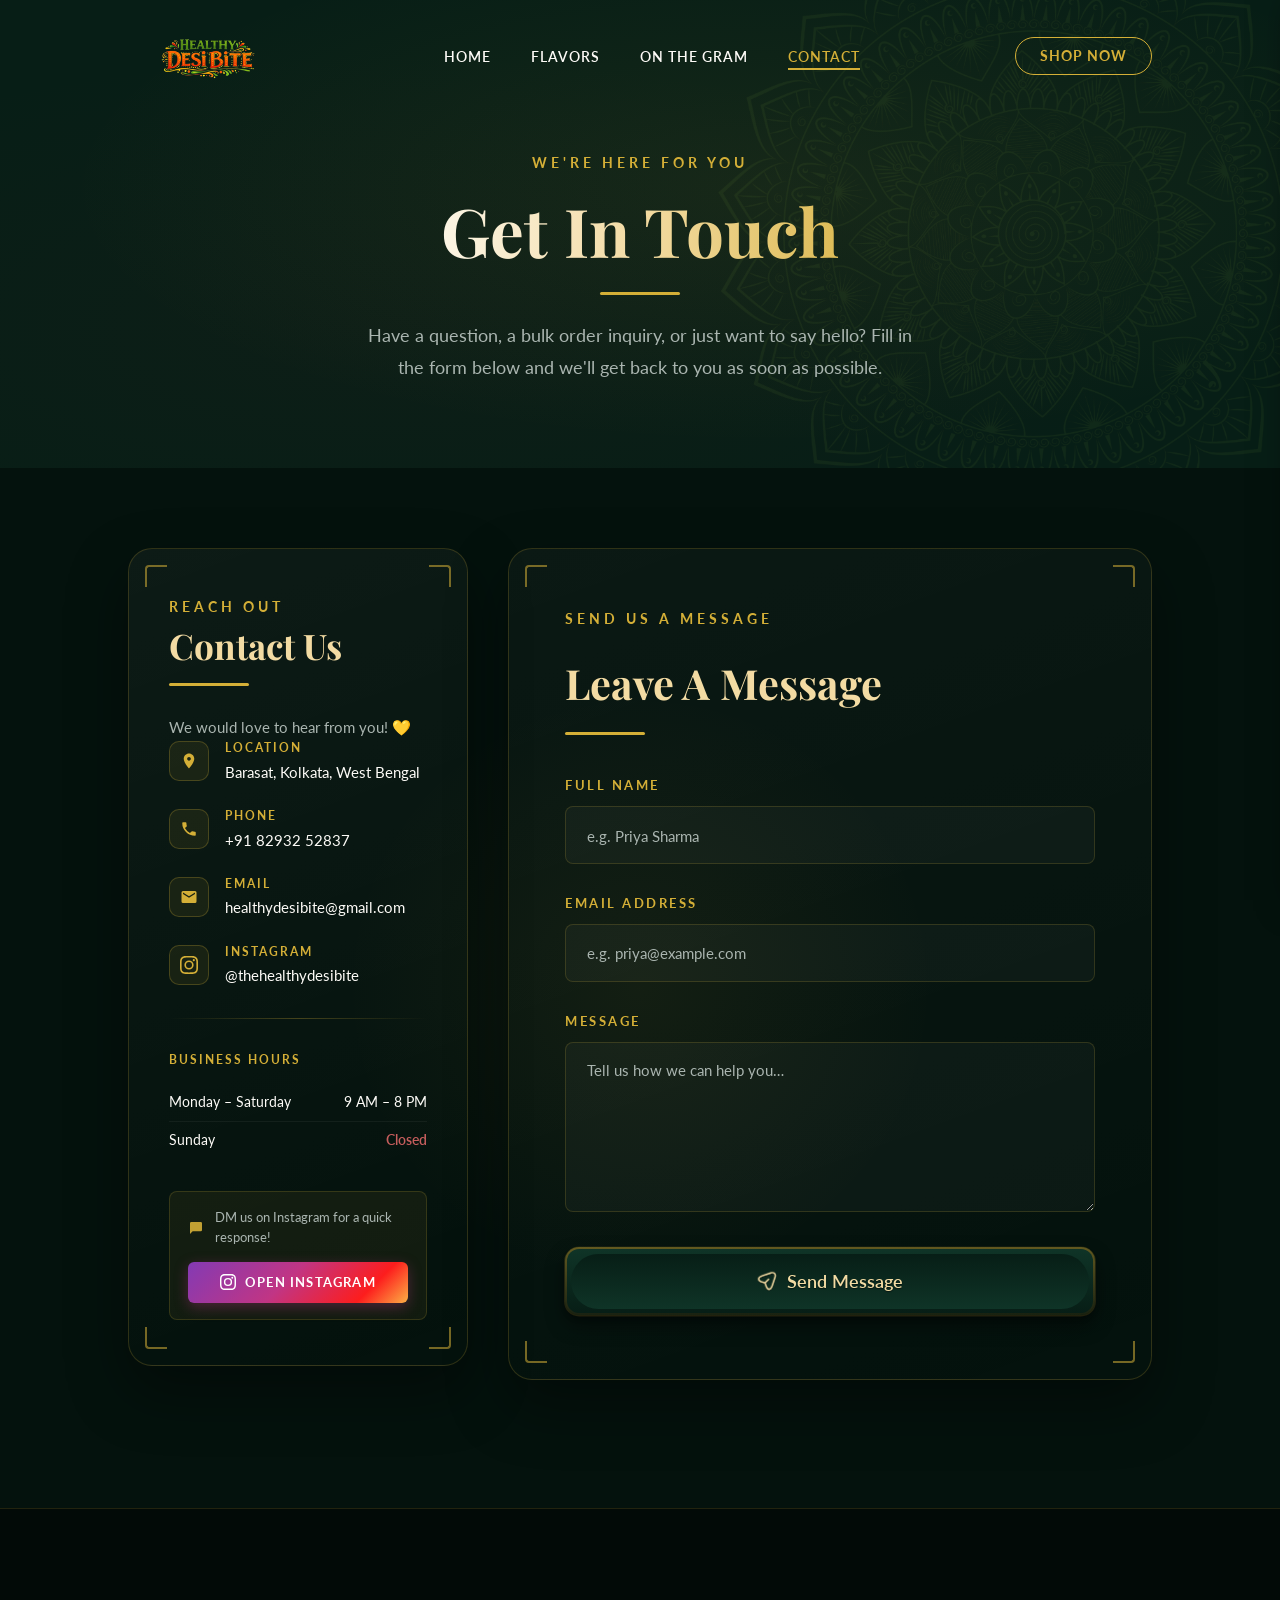
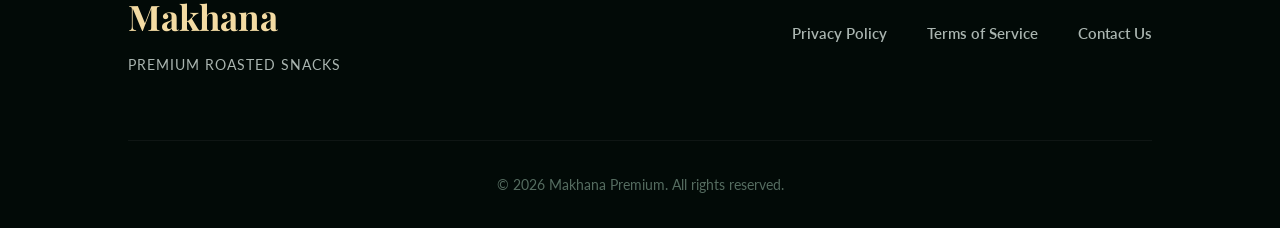
<file: Food_land/contact.html>
<!DOCTYPE html>
<html lang="en">

<head>
    <meta charset="UTF-8">
    <meta name="viewport" content="width=device-width, initial-scale=1.0">
    <title>Contact Us | Makhana Healthy Roasted Snacks</title>

    <!-- SEO & Meta -->
    <meta name="description"
        content="Get in touch with Makhana Premium. We'd love to hear from you — questions, feedback, or bulk orders.">

    <link rel="icon" type="image/png" href="assets/images/brand/favicon.png">

    <!-- Fonts -->
    <link rel="preconnect" href="https://fonts.googleapis.com">
    <link rel="preconnect" href="https://fonts.gstatic.com" crossorigin>
    <link
        href="https://fonts.googleapis.com/css2?family=Playfair+Display:ital,wght@0,400;0,600;0,700;1,400&family=Lato:wght@300;400;700&display=swap"
        rel="stylesheet">

    <!-- Stylesheets -->
    <link rel="stylesheet" href="css/style.css">
</head>

<body>

    <!-- ================= Navigation ================= -->
    <nav class="navbar" id="navbar">
        <div class="logo">
            <a href="index.html">
                <img src="assets/images/brand/logo.png" alt="Makhana Logo" id="nav-logo"
                    onerror="this.src=''; this.alt='MAKHANA'; this.style.color='var(--gold)'; this.style.fontSize='1.5rem'; this.style.fontFamily='var(--font-heading)'">
            </a>
        </div>
        <ul class="nav-links">
            <li><a href="index.html#home">Home</a></li>
            <li><a href="index.html#flavors">Flavors</a></li>
            <li><a href="index.html#gram">On The Gram</a></li>
            <li><a href="contact.html" class="active-link">Contact</a></li>
        </ul>
        <div class="nav-right">
            <a href="/shop"><button class="btn-outline">Shop Now</button></a>
            <button class="hamburger-btn" id="hamburgerBtn" aria-label="Open menu">
                <span></span>
                <span></span>
                <span></span>
            </button>
        </div>
    </nav>

    <!-- ================= Contact Hero ================= -->
    <section class="contact-hero">
        <!-- Mandala background -->
        <div class="contact-hero-bg">
            <img src="assets/images/hero/mandala-overlay.png" alt="" class="contact-mandala spin-slow"
                onerror="this.style.display='none'">
        </div>

        <div class="contact-hero-text reveal">
            <span class="subtitle">We're Here For You</span>
            <h1>Get In Touch</h1>
            <div class="accent-line" style="margin: 1.5rem auto;"></div>
            <p>Have a question, a bulk order inquiry, or just want to say hello? Fill in the form below and we'll get
                back to you as soon as possible.</p>
        </div>
    </section>

    <!-- ================= Contact Form Section ================= -->
    <section class="contact-section reveal">

        <!-- Ambient glow -->
        <div class="contact-bg-glow"></div>

        <div class="contact-columns">

        <!-- ── Contact Info Card ── -->
        <aside class="contact-info-card fade-up">
            <span class="corner-accent top-left"></span>
            <span class="corner-accent top-right"></span>
            <span class="corner-accent bottom-left"></span>
            <span class="corner-accent bottom-right"></span>

            <div class="ci-header">
                <span class="subtitle">Reach Out</span>
                <h2>Contact Us</h2>
                <div class="accent-line" style="margin: 1rem 0 1.8rem;"></div>
                <p class="ci-tagline">We would love to hear from you! &#x1F49B;</p>
            </div>

            <ul class="ci-list">
                <li class="ci-item">
                    <span class="ci-icon">
                        <svg viewBox="0 0 24 24" fill="none" xmlns="http://www.w3.org/2000/svg"><path d="M12 2C8.13 2 5 5.13 5 9c0 5.25 7 13 7 13s7-7.75 7-13c0-3.87-3.13-7-7-7zm0 9.5c-1.38 0-2.5-1.12-2.5-2.5S10.62 6.5 12 6.5s2.5 1.12 2.5 2.5S13.38 11.5 12 11.5z" fill="currentColor"/></svg>
                    </span>
                    <div>
                        <span class="ci-label">Location</span>
                        <span class="ci-value">Barasat, Kolkata, West Bengal</span>
                    </div>
                </li>
                <li class="ci-item">
                    <span class="ci-icon">
                        <svg viewBox="0 0 24 24" fill="none" xmlns="http://www.w3.org/2000/svg"><path d="M6.62 10.79a15.05 15.05 0 006.59 6.59l2.2-2.2a1 1 0 011.02-.24 11.47 11.47 0 003.58.57 1 1 0 011 1V20a1 1 0 01-1 1A17 17 0 013 4a1 1 0 011-1h3.5a1 1 0 011 1 11.47 11.47 0 00.57 3.58 1 1 0 01-.25 1.02l-2.2 2.19z" fill="currentColor"/></svg>
                    </span>
                    <div>
                        <span class="ci-label">Phone</span>
                        <a class="ci-value" href="tel:+918293252837">+91 82932 52837</a>
                    </div>
                </li>
                <li class="ci-item">
                    <span class="ci-icon">
                        <svg viewBox="0 0 24 24" fill="none" xmlns="http://www.w3.org/2000/svg"><path d="M20 4H4a2 2 0 00-2 2v12a2 2 0 002 2h16a2 2 0 002-2V6a2 2 0 00-2-2zm0 4l-8 5-8-5V6l8 5 8-5v2z" fill="currentColor"/></svg>
                    </span>
                    <div>
                        <span class="ci-label">Email</span>
                        <a class="ci-value" href="mailto:barshanmaity2006@gmail.com">healthydesibite@gmail.com</a>
                    </div>
                </li>
                <li class="ci-item">
                    <span class="ci-icon">
                        <svg viewBox="0 0 24 24" fill="none" xmlns="http://www.w3.org/2000/svg"><path d="M12 2.163c3.204 0 3.584.012 4.85.07 1.366.062 2.633.334 3.608 1.31.976.975 1.247 2.242 1.31 3.608.058 1.265.069 1.645.069 4.849s-.012 3.584-.07 4.849c-.062 1.366-.334 2.633-1.31 3.608-.975.976-2.242 1.247-3.608 1.31-1.265.058-1.645.069-4.849.069s-3.584-.012-4.849-.07c-1.366-.062-2.633-.334-3.608-1.31-.976-.975-1.247-2.242-1.31-3.608C2.175 15.584 2.163 15.204 2.163 12s.012-3.584.07-4.849c.062-1.366.334-2.633 1.31-3.608.975-.976 2.242-1.247 3.608-1.31C8.416 2.175 8.796 2.163 12 2.163zm0-2.163C8.741 0 8.332.014 7.052.072 5.197.157 3.355.673 1.998 2.03.641 3.387.125 5.23.04 7.084-.014 8.364 0 8.773 0 12c0 3.227.014 3.636.072 4.916.085 1.854.601 3.697 1.958 5.054 1.357 1.357 3.2 1.873 5.054 1.958C8.332 23.986 8.741 24 12 24c3.259 0 3.668-.014 4.948-.072 1.854-.085 3.697-.601 5.054-1.958 1.357-1.357 1.873-3.2 1.958-5.054.058-1.28.072-1.689.072-4.916 0-3.227-.014-3.636-.072-4.916-.085-1.854-.601-3.697-1.958-5.054C20.645.673 18.802.157 16.948.072 15.668.014 15.259 0 12 0zm0 5.838a6.162 6.162 0 100 12.324 6.162 6.162 0 000-12.324zM12 16a4 4 0 110-8 4 4 0 010 8zm6.406-11.845a1.44 1.44 0 100 2.881 1.44 1.44 0 000-2.881z" fill="currentColor"/></svg>
                    </span>
                    <div>
                        <span class="ci-label">Instagram</span>
                        <a class="ci-value" href="https://instagram.com/thehealthydesibite" target="_blank" rel="noopener">@thehealthydesibite</a>
                    </div>
                </li>
            </ul>

            <div class="ci-divider"></div>

            <div class="ci-hours">
                <span class="ci-label">Business Hours</span>
                <div class="ci-hours-row">
                    <span>Monday &ndash; Saturday</span>
                    <span>9 AM &ndash; 8 PM</span>
                </div>
                <div class="ci-hours-row ci-hours-closed">
                    <span>Sunday</span>
                    <span>Closed</span>
                </div>
            </div>

            <div class="ci-dm-note">
                <div class="ci-dm-note-top">
                    <svg viewBox="0 0 24 24" fill="none" xmlns="http://www.w3.org/2000/svg" width="16" height="16"><path d="M21 15a2 2 0 01-2 2H7l-4 4V5a2 2 0 012-2h14a2 2 0 012 2v10z" fill="currentColor"/></svg>
                    <p>DM us on Instagram for a quick response!</p>
                </div>
                <a class="ci-dm-btn"
                   href="https://www.instagram.com/thehealthydesibite?utm_source=ig_web_button_share_sheet&igsh=ZDNlZDc0MzIxNw=="
                   target="_blank"
                   rel="noopener noreferrer">
                    <!-- Instagram logo -->
                    <svg viewBox="0 0 24 24" fill="none" xmlns="http://www.w3.org/2000/svg" width="16" height="16"><path d="M12 2.163c3.204 0 3.584.012 4.85.07 1.366.062 2.633.334 3.608 1.31.976.975 1.247 2.242 1.31 3.608.058 1.265.069 1.645.069 4.849s-.012 3.584-.07 4.849c-.062 1.366-.334 2.633-1.31 3.608-.975.976-2.242 1.247-3.608 1.31-1.265.058-1.645.069-4.849.069s-3.584-.012-4.849-.07c-1.366-.062-2.633-.334-3.608-1.31-.976-.975-1.247-2.242-1.31-3.608C2.175 15.584 2.163 15.204 2.163 12s.012-3.584.07-4.849c.062-1.366.334-2.633 1.31-3.608.975-.976 2.242-1.247 3.608-1.31C8.416 2.175 8.796 2.163 12 2.163zm0-2.163C8.741 0 8.332.014 7.052.072 5.197.157 3.355.673 1.998 2.03.641 3.387.125 5.23.04 7.084-.014 8.364 0 8.773 0 12c0 3.227.014 3.636.072 4.916.085 1.854.601 3.697 1.958 5.054 1.357 1.357 3.2 1.873 5.054 1.958C8.332 23.986 8.741 24 12 24c3.259 0 3.668-.014 4.948-.072 1.854-.085 3.697-.601 5.054-1.958 1.357-1.357 1.873-3.2 1.958-5.054.058-1.28.072-1.689.072-4.916 0-3.227-.014-3.636-.072-4.916-.085-1.854-.601-3.697-1.958-5.054C20.645.673 18.802.157 16.948.072 15.668.014 15.259 0 12 0zm0 5.838a6.162 6.162 0 100 12.324 6.162 6.162 0 000-12.324zM12 16a4 4 0 110-8 4 4 0 010 8zm6.406-11.845a1.44 1.44 0 100 2.881 1.44 1.44 0 000-2.881z" fill="currentColor"/></svg>
                    Open Instagram
                </a>
            </div>
        </aside>

        <!-- ── Contact Form ── -->
        <div class="contact-form-wrapper fade-up">
            <!-- Decorative corner accents -->
            <span class="corner-accent top-left"></span>
            <span class="corner-accent top-right"></span>
            <span class="corner-accent bottom-left"></span>
            <span class="corner-accent bottom-right"></span>

            <div class="form-section-header">
                <span class="subtitle">Send Us A Message</span>
                <h2>Leave A Message</h2>
                <div class="accent-line" style="margin: 1rem 0 2.5rem;"></div>
            </div>

            <form class="contact-form" id="contact-form" novalidate>

                <!-- Full Name -->
                <div class="form-group">
                    <label for="full-name">Full Name</label>
                    <input type="text" id="full-name" name="full_name" placeholder="e.g. Priya Sharma"
                        autocomplete="name" required>
                    <span class="field-error" id="err-name"></span>
                </div>

                <!-- Email -->
                <div class="form-group">
                    <label for="email">Email Address</label>
                    <input type="email" id="email" name="email" placeholder="e.g. priya@example.com"
                        autocomplete="email" required>
                    <span class="field-error" id="err-email"></span>
                </div>

                <!-- Message -->
                <div class="form-group">
                    <label for="message">Message</label>
                    <textarea id="message" name="message"
                        placeholder="Tell us how we can help you…" required></textarea>
                    <span class="field-error" id="err-message"></span>
                </div>

                <!-- Submit -->
                <button type="submit" class="contact-fancy-btn">
                  <div class="outline"></div>
                  <div class="state state--default">
                    <div class="icon">
                      <svg width="1em" height="1em" viewBox="0 0 24 24" fill="none" xmlns="http://www.w3.org/2000/svg">
                        <g style="filter: url(#sb-shadow)">
                          <path d="M14.2199 21.63C13.0399 21.63 11.3699 20.8 10.0499 16.83L9.32988 14.67L7.16988 13.95C3.20988 12.63 2.37988 10.96 2.37988 9.78001C2.37988 8.61001 3.20988 6.93001 7.16988 5.60001L15.6599 2.77001C17.7799 2.06001 19.5499 2.27001 20.6399 3.35001C21.7299 4.43001 21.9399 6.21001 21.2299 8.33001L18.3999 16.82C17.0699 20.8 15.3999 21.63 14.2199 21.63ZM7.63988 7.03001C4.85988 7.96001 3.86988 9.06001 3.86988 9.78001C3.86988 10.5 4.85988 11.6 7.63988 12.52L10.1599 13.36C10.3799 13.43 10.5599 13.61 10.6299 13.83L11.4699 16.35C12.3899 19.13 13.4999 20.12 14.2199 20.12C14.9399 20.12 16.0399 19.13 16.9699 16.35L19.7999 7.86001C20.3099 6.32001 20.2199 5.06001 19.5699 4.41001C18.9199 3.76001 17.6599 3.68001 16.1299 4.19001L7.63988 7.03001Z" fill="currentColor"></path>
                          <path d="M10.11 14.4C9.92005 14.4 9.73005 14.33 9.58005 14.18C9.29005 13.89 9.29005 13.41 9.58005 13.12L13.16 9.53C13.45 9.24 13.93 9.24 14.22 9.53C14.51 9.82 14.51 10.3 14.22 10.59L10.64 14.18C10.5 14.33 10.3 14.4 10.11 14.4Z" fill="currentColor"></path>
                        </g>
                        <defs>
                          <filter id="sb-shadow">
                            <feDropShadow dx="0" dy="1" stdDeviation="0.6" flood-opacity="0.5"></feDropShadow>
                          </filter>
                        </defs>
                      </svg>
                    </div>
                    <p>
                      <span style="--i:0">S</span><span style="--i:1">e</span><span style="--i:2">n</span><span style="--i:3">d</span><span style="--i:4">M</span><span style="--i:5">e</span><span style="--i:6">s</span><span style="--i:7">s</span><span style="--i:8">a</span><span style="--i:9">g</span><span style="--i:10">e</span>
                    </p>
                  </div>
                  <div class="state state--sent">
                    <div class="icon">
                      <svg xmlns="http://www.w3.org/2000/svg" fill="none" viewBox="0 0 24 24" height="1em" width="1em" stroke-width="0.5px" stroke="currentColor">
                        <g style="filter: url(#sb-shadow)">
                          <path fill="currentColor" d="M12 22.75C6.07 22.75 1.25 17.93 1.25 12C1.25 6.07 6.07 1.25 12 1.25C17.93 1.25 22.75 6.07 22.75 12C22.75 17.93 17.93 22.75 12 22.75ZM12 2.75C6.9 2.75 2.75 6.9 2.75 12C2.75 17.1 6.9 21.25 12 21.25C17.1 21.25 21.25 17.1 21.25 12C21.25 6.9 17.1 2.75 12 2.75Z"></path>
                          <path fill="currentColor" d="M10.5795 15.5801C10.3795 15.5801 10.1895 15.5001 10.0495 15.3601L7.21945 12.5301C6.92945 12.2401 6.92945 11.7601 7.21945 11.4701C7.50945 11.1801 7.98945 11.1801 8.27945 11.4701L10.5795 13.7701L15.7195 8.6301C16.0095 8.3401 16.4895 8.3401 16.7795 8.6301C17.0695 8.9201 17.0695 9.4001 16.7795 9.6901L11.1095 15.3601C10.9695 15.5001 10.7795 15.5801 10.5795 15.5801Z"></path>
                        </g>
                      </svg>
                    </div>
                    <p>
                      <span style="--i:5">S</span><span style="--i:6">e</span><span style="--i:7">n</span><span style="--i:8">t</span>
                    </p>
                  </div>
                </button>

            </form>
        </div>

        </div><!-- /.contact-columns -->
    </section>

    <!-- ================= Footer ================= -->
    <footer>
        <div class="footer-content">
            <div class="footer-brand">
                <h2 style="font-family: var(--font-heading); color: var(--gold-light);">Makhana</h2>
                <p style="color: var(--text-muted); font-size: 0.9rem; letter-spacing: 1px; text-transform: uppercase;">
                    Premium Roasted Snacks</p>
            </div>
            <div class="footer-links">
                <a href="/privacy-policy.html">Privacy Policy</a>
                <a href="/terms-and-conditions.html">Terms of Service</a>
                <a href="contact.html">Contact Us</a>
            </div>
        </div>
        <div class="footer-bottom">
            <p>&copy; 2026 Makhana Premium. All rights reserved.</p>
        </div>
    </footer>

    <!-- ================= Success Modal ================= -->
    <div class="modal-overlay" id="success-modal" role="dialog" aria-modal="true" aria-labelledby="modal-title">
        <div class="modal-box">
            <div class="modal-icon">&#10003;</div>
            <h3 id="modal-title">Message Received!</h3>
            <p>
                Thank you for reaching out to us. Our team will review your message and
                <strong>get back to you within 24 hours.</strong>
                We look forward to connecting with you!
            </p>
            <button class="modal-close" id="modal-close-btn">Sounds Great!</button>
        </div>
    </div>

    <!-- Mobile Nav Overlay -->
    <div class="mob-overlay" id="mobOverlay"></div>

    <!-- Mobile Nav Drawer -->
    <div class="mob-drawer" id="mobDrawer">
        <div class="mob-drawer-header">
            <img src="assets/images/brand/logo.png" alt="Logo" style="height: 44px; object-fit: contain;" onerror="this.style.display='none'">
            <button class="mob-close-btn" id="mobCloseBtn" aria-label="Close menu">&#x2715;</button>
        </div>
        <nav class="mob-nav">
            <a href="index.html#home" class="mob-nav-link">Home</a>
            <a href="index.html#flavors" class="mob-nav-link">Flavors</a>
            <a href="index.html#gram" class="mob-nav-link">On The Gram</a>
            <a href="contact.html" class="mob-nav-link" style="color: #d4af37;">Contact</a>
            <a href="/shop" class="mob-shop-link">Shop Now</a>
        </nav>
    </div>

    <script src="js/script.js"></script>
    <script>
        // ── Contact Form Validation & Modal ──────────────────────────────────────

        const form        = document.getElementById('contact-form');
        const modal       = document.getElementById('success-modal');
        const modalClose  = document.getElementById('modal-close-btn');

        // Tiny helper: show / clear inline errors
        const showError = (id, msg) => {
            const el = document.getElementById(id);
            el.textContent = msg;
            el.style.display = msg ? 'block' : 'none';
        };

        const clearErrors = () => {
            ['err-name', 'err-email', 'err-message'].forEach(id => showError(id, ''));
        };

        const validateEmail = (val) =>
            /^[^\s@]+@[^\s@]+\.[^\s@]+$/.test(val);

        form.addEventListener('submit', (e) => {
            e.preventDefault();
            clearErrors();

            const name    = document.getElementById('full-name').value.trim();
            const email   = document.getElementById('email').value.trim();
            const message = document.getElementById('message').value.trim();

            let valid = true;

            if (!name) {
                showError('err-name', 'Please enter your full name.');
                valid = false;
            }

            if (!email) {
                showError('err-email', 'Please enter your email address.');
                valid = false;
            } else if (!validateEmail(email)) {
                showError('err-email', 'Please enter a valid email address.');
                valid = false;
            }

            if (!message) {
                showError('err-message', 'Please write a message before sending.');
                valid = false;
            }

            if (!valid) return;

            // Trigger send animation, then open modal
            triggerSendAnimation();
        });

        const openModal = () => {
            modal.classList.add('show');
            document.body.style.overflow = 'hidden';
            modalClose.focus();
        };

        const closeModal = () => {
            modal.classList.remove('show');
            document.body.style.overflow = '';
            form.reset();
            // Reset the fancy button back to its default state
            const btn = form.querySelector('.contact-fancy-btn');
            if (btn) {
                btn.classList.remove('is-sent');
                btn.disabled = false;
            }
        };

        // Animate the button (plane takes off → sent tick appears) then open the modal
        const triggerSendAnimation = () => {
            const btn = form.querySelector('.contact-fancy-btn');
            btn.disabled = true;
            btn.classList.add('is-sending');

            // Step 1: takeOff + letter disappear (~700 ms)
            setTimeout(() => {
                btn.classList.remove('is-sending');
                btn.classList.add('is-sent');

                // Step 2: sent tick animation plays (~700 ms), then show modal
                setTimeout(openModal, 700);
            }, 700);
        };

        // Close via button
        modalClose.addEventListener('click', closeModal);

        // Close via backdrop click
        modal.addEventListener('click', (e) => {
            if (e.target === modal) closeModal();
        });

        // Close via Escape key
        document.addEventListener('keydown', (e) => {
            if (e.key === 'Escape' && modal.classList.contains('show')) closeModal();
        });
    </script>
</body>

</html>
</file>
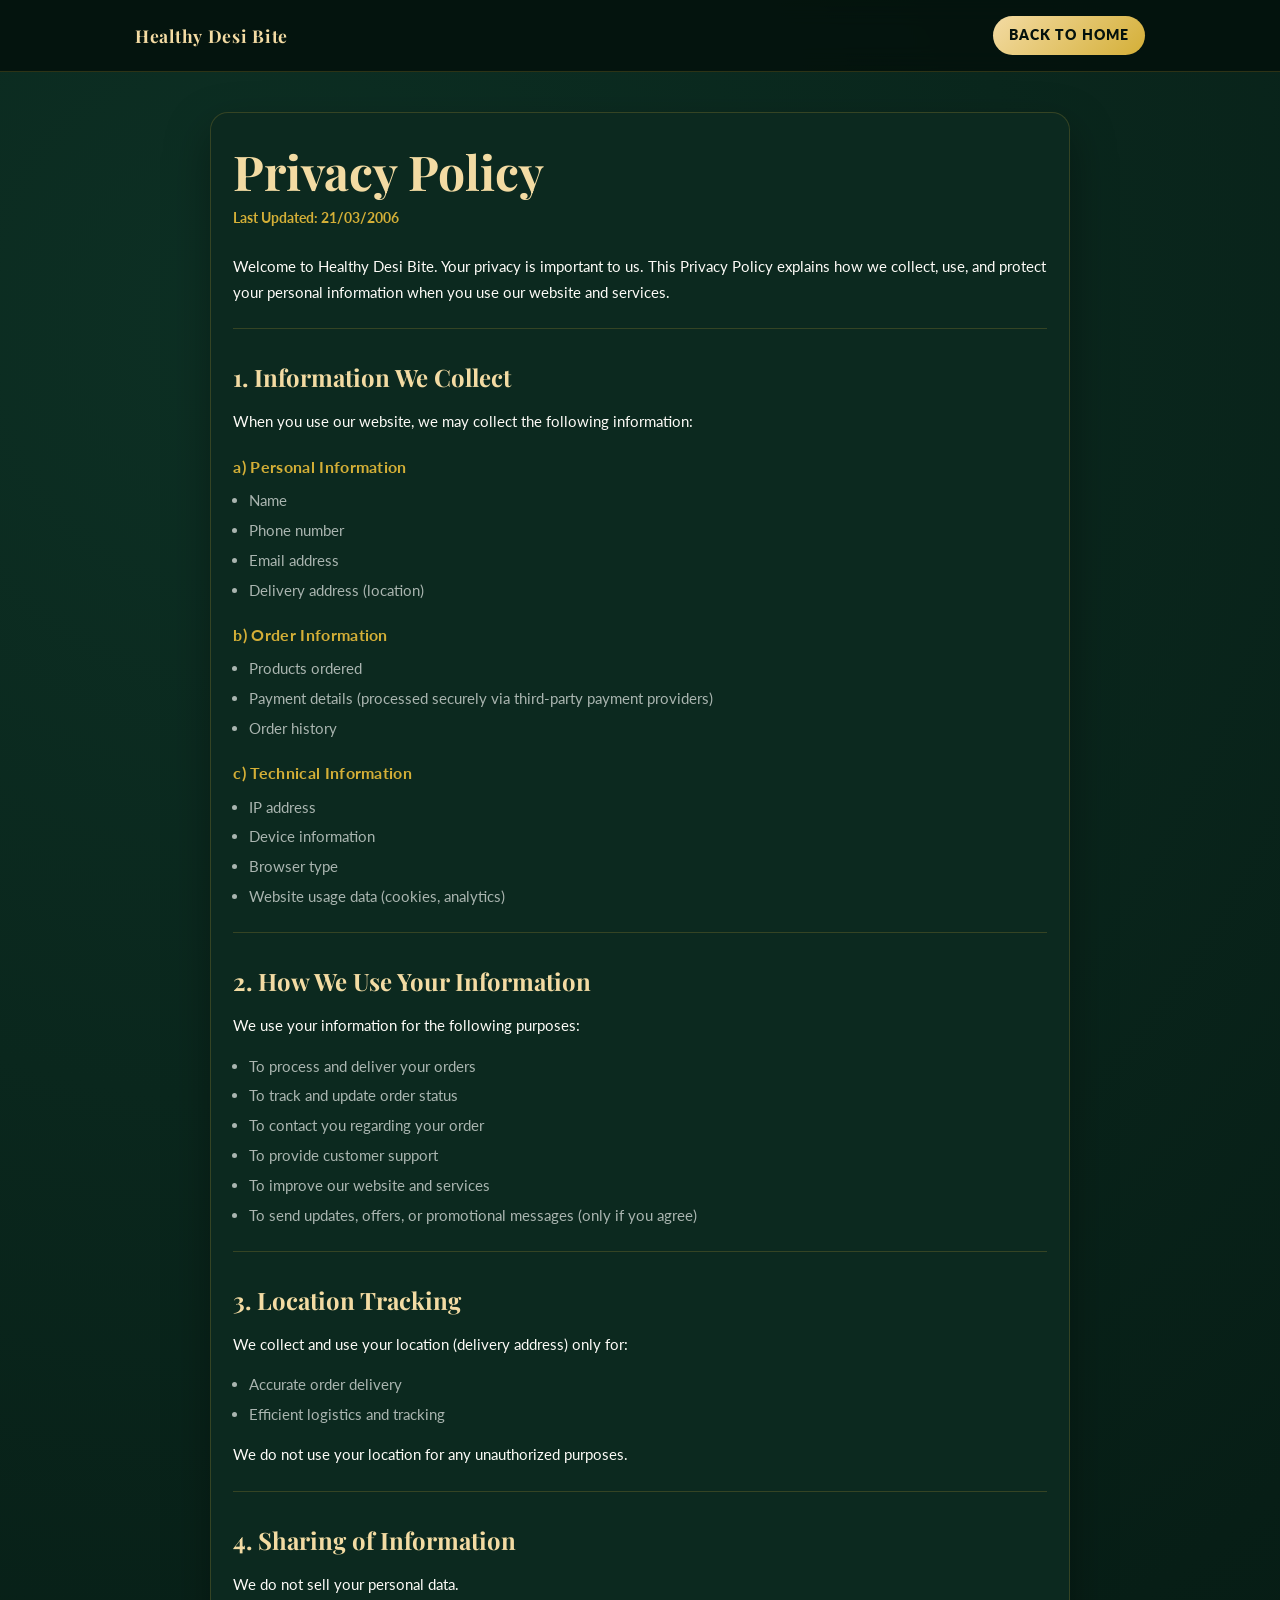
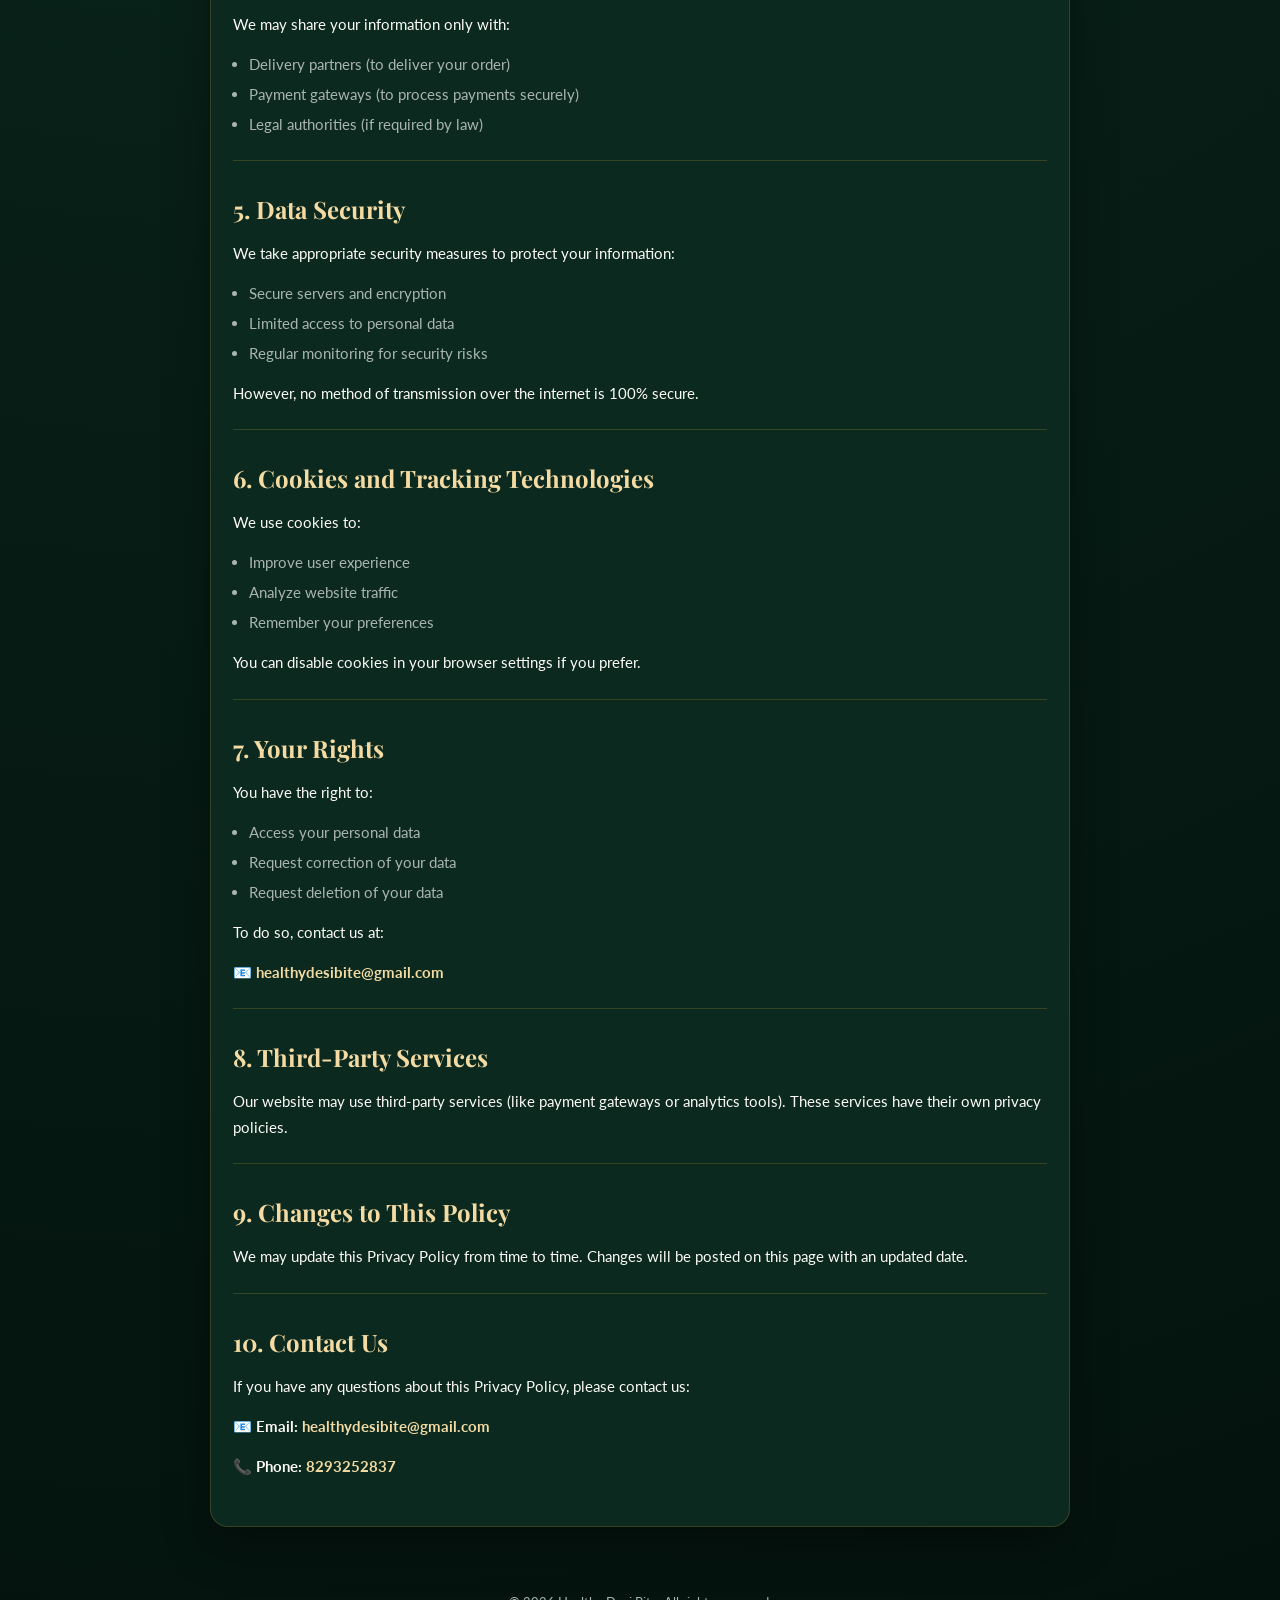
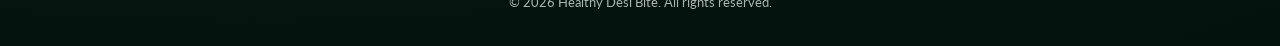
<file: static/privacy-policy.html>
<!DOCTYPE html>
<html lang="en">
<head>
  <meta charset="UTF-8" />
  <meta name="viewport" content="width=device-width, initial-scale=1.0" />
  <title>Privacy Policy - Healthy Desi Bite</title>

  <link rel="preconnect" href="https://fonts.googleapis.com" />
  <link rel="preconnect" href="https://fonts.gstatic.com" crossorigin />
  <link href="https://fonts.googleapis.com/css2?family=Playfair+Display:wght@500;600;700&family=Lato:wght@400;700;900&display=swap" rel="stylesheet" />

  <style>
    * {
      box-sizing: border-box;
      margin: 0;
      padding: 0;
    }

    :root {
      --bg-dark: #071e16;
      --bg-darker: #04120d;
      --bg-card: #0c291f;
      --gold: #d4af37;
      --gold-light: #f3dba3;
      --gold-dark: #9e8229;
      --cream: #fdfbf7;
      --text-muted: #aab5b0;
      --border: rgba(212, 175, 55, 0.2);
      --font-heading: 'Playfair Display', serif;
      --font-body: 'Lato', sans-serif;
    }

    body {
      font-family: var(--font-body);
      background: radial-gradient(circle at 20% 10%, #0d3024 0%, var(--bg-dark) 50%, var(--bg-darker) 100%);
      color: var(--cream);
      line-height: 1.7;
      min-height: 100vh;
    }

    header {
      position: sticky;
      top: 0;
      z-index: 100;
      border-bottom: 1px solid var(--border);
      backdrop-filter: blur(12px);
      -webkit-backdrop-filter: blur(12px);
      background: rgba(4, 18, 13, 0.9);
    }

    .header-inner {
      max-width: 1050px;
      margin: 0 auto;
      padding: 1rem 1.25rem;
      display: flex;
      align-items: center;
      justify-content: space-between;
      gap: 1rem;
    }

    .logo {
      color: var(--gold-light);
      text-decoration: none;
      font-family: var(--font-heading);
      font-size: 1.1rem;
      letter-spacing: 0.04em;
      font-weight: 700;
    }

    .back-btn {
      text-decoration: none;
      color: var(--bg-darker);
      background: linear-gradient(135deg, var(--gold-light), var(--gold));
      border-radius: 999px;
      padding: 0.5rem 1rem;
      font-size: 0.85rem;
      font-weight: 800;
      text-transform: uppercase;
      letter-spacing: 0.08em;
    }

    main {
      max-width: 900px;
      margin: 2.5rem auto 4rem;
      padding: 0 1.25rem;
    }

    .paper {
      background: var(--bg-card);
      border: 1px solid var(--border);
      border-radius: 18px;
      padding: 2rem 1.4rem;
      box-shadow: 0 18px 45px rgba(0, 0, 0, 0.35);
    }

    h1 {
      font-family: var(--font-heading);
      color: var(--gold-light);
      font-size: clamp(2rem, 5vw, 3rem);
      line-height: 1.1;
      margin-bottom: 0.5rem;
    }

    .last-updated {
      color: var(--gold);
      font-weight: 700;
      font-size: 0.9rem;
      margin-bottom: 1.5rem;
    }

    h2 {
      font-family: var(--font-heading);
      color: var(--gold-light);
      font-size: 1.5rem;
      margin: 1.75rem 0 0.7rem;
    }

    h3 {
      color: var(--gold);
      font-size: 1rem;
      margin: 1.1rem 0 0.5rem;
      text-transform: none;
      letter-spacing: 0.02em;
    }

    p {
      color: var(--cream);
      font-size: 0.95rem;
      margin-bottom: 0.9rem;
    }

    ul {
      margin: 0.4rem 0 0.9rem 1rem;
    }

    li {
      margin: 0.25rem 0;
      color: var(--text-muted);
      font-size: 0.95rem;
    }

    hr {
      border: none;
      border-top: 1px solid var(--border);
      margin: 1.4rem 0;
    }

    .contact-line {
      color: var(--cream);
      font-weight: 700;
      margin-top: 0.25rem;
    }

    .contact-line a {
      color: var(--gold-light);
      text-decoration: none;
    }

    .contact-line a:hover {
      text-decoration: underline;
    }

    footer {
      text-align: center;
      color: var(--text-muted);
      font-size: 0.82rem;
      padding: 0 1rem 2rem;
    }
  </style>
</head>
<body>
  <header>
    <div class="header-inner">
      <a href="/" class="logo">Healthy Desi Bite</a>
      <a href="/" class="back-btn">Back to Home</a>
    </div>
  </header>

  <main>
    <article class="paper">
      <h1>Privacy Policy</h1>
      <p class="last-updated">Last Updated: 21/03/2006</p>

      <p>Welcome to Healthy Desi Bite. Your privacy is important to us. This Privacy Policy explains how we collect, use, and protect your personal information when you use our website and services.</p>

      <hr />

      <h2>1. Information We Collect</h2>
      <p>When you use our website, we may collect the following information:</p>

      <h3>a) Personal Information</h3>
      <ul>
        <li>Name</li>
        <li>Phone number</li>
        <li>Email address</li>
        <li>Delivery address (location)</li>
      </ul>

      <h3>b) Order Information</h3>
      <ul>
        <li>Products ordered</li>
        <li>Payment details (processed securely via third-party payment providers)</li>
        <li>Order history</li>
      </ul>

      <h3>c) Technical Information</h3>
      <ul>
        <li>IP address</li>
        <li>Device information</li>
        <li>Browser type</li>
        <li>Website usage data (cookies, analytics)</li>
      </ul>

      <hr />

      <h2>2. How We Use Your Information</h2>
      <p>We use your information for the following purposes:</p>
      <ul>
        <li>To process and deliver your orders</li>
        <li>To track and update order status</li>
        <li>To contact you regarding your order</li>
        <li>To provide customer support</li>
        <li>To improve our website and services</li>
        <li>To send updates, offers, or promotional messages (only if you agree)</li>
      </ul>

      <hr />

      <h2>3. Location Tracking</h2>
      <p>We collect and use your location (delivery address) only for:</p>
      <ul>
        <li>Accurate order delivery</li>
        <li>Efficient logistics and tracking</li>
      </ul>
      <p>We do not use your location for any unauthorized purposes.</p>

      <hr />

      <h2>4. Sharing of Information</h2>
      <p>We do not sell your personal data.</p>
      <p>We may share your information only with:</p>
      <ul>
        <li>Delivery partners (to deliver your order)</li>
        <li>Payment gateways (to process payments securely)</li>
        <li>Legal authorities (if required by law)</li>
      </ul>

      <hr />

      <h2>5. Data Security</h2>
      <p>We take appropriate security measures to protect your information:</p>
      <ul>
        <li>Secure servers and encryption</li>
        <li>Limited access to personal data</li>
        <li>Regular monitoring for security risks</li>
      </ul>
      <p>However, no method of transmission over the internet is 100% secure.</p>

      <hr />

      <h2>6. Cookies and Tracking Technologies</h2>
      <p>We use cookies to:</p>
      <ul>
        <li>Improve user experience</li>
        <li>Analyze website traffic</li>
        <li>Remember your preferences</li>
      </ul>
      <p>You can disable cookies in your browser settings if you prefer.</p>

      <hr />

      <h2>7. Your Rights</h2>
      <p>You have the right to:</p>
      <ul>
        <li>Access your personal data</li>
        <li>Request correction of your data</li>
        <li>Request deletion of your data</li>
      </ul>
      <p>To do so, contact us at:</p>
      <p class="contact-line">📧 <a href="mailto:healthydesibite@gmail.com">healthydesibite@gmail.com</a></p>

      <hr />

      <h2>8. Third-Party Services</h2>
      <p>Our website may use third-party services (like payment gateways or analytics tools). These services have their own privacy policies.</p>

      <hr />

      <h2>9. Changes to This Policy</h2>
      <p>We may update this Privacy Policy from time to time. Changes will be posted on this page with an updated date.</p>

      <hr />

      <h2>10. Contact Us</h2>
      <p>If you have any questions about this Privacy Policy, please contact us:</p>
      <p class="contact-line">📧 Email: <a href="mailto:healthydesibite@gmail.com">healthydesibite@gmail.com</a></p>
      <p class="contact-line">📞 Phone: <a href="tel:+918293252837">8293252837</a></p>
    </article>
  </main>

  <footer>
    © 2026 Healthy Desi Bite. All rights reserved.
  </footer>
</body>
</html>
</file>
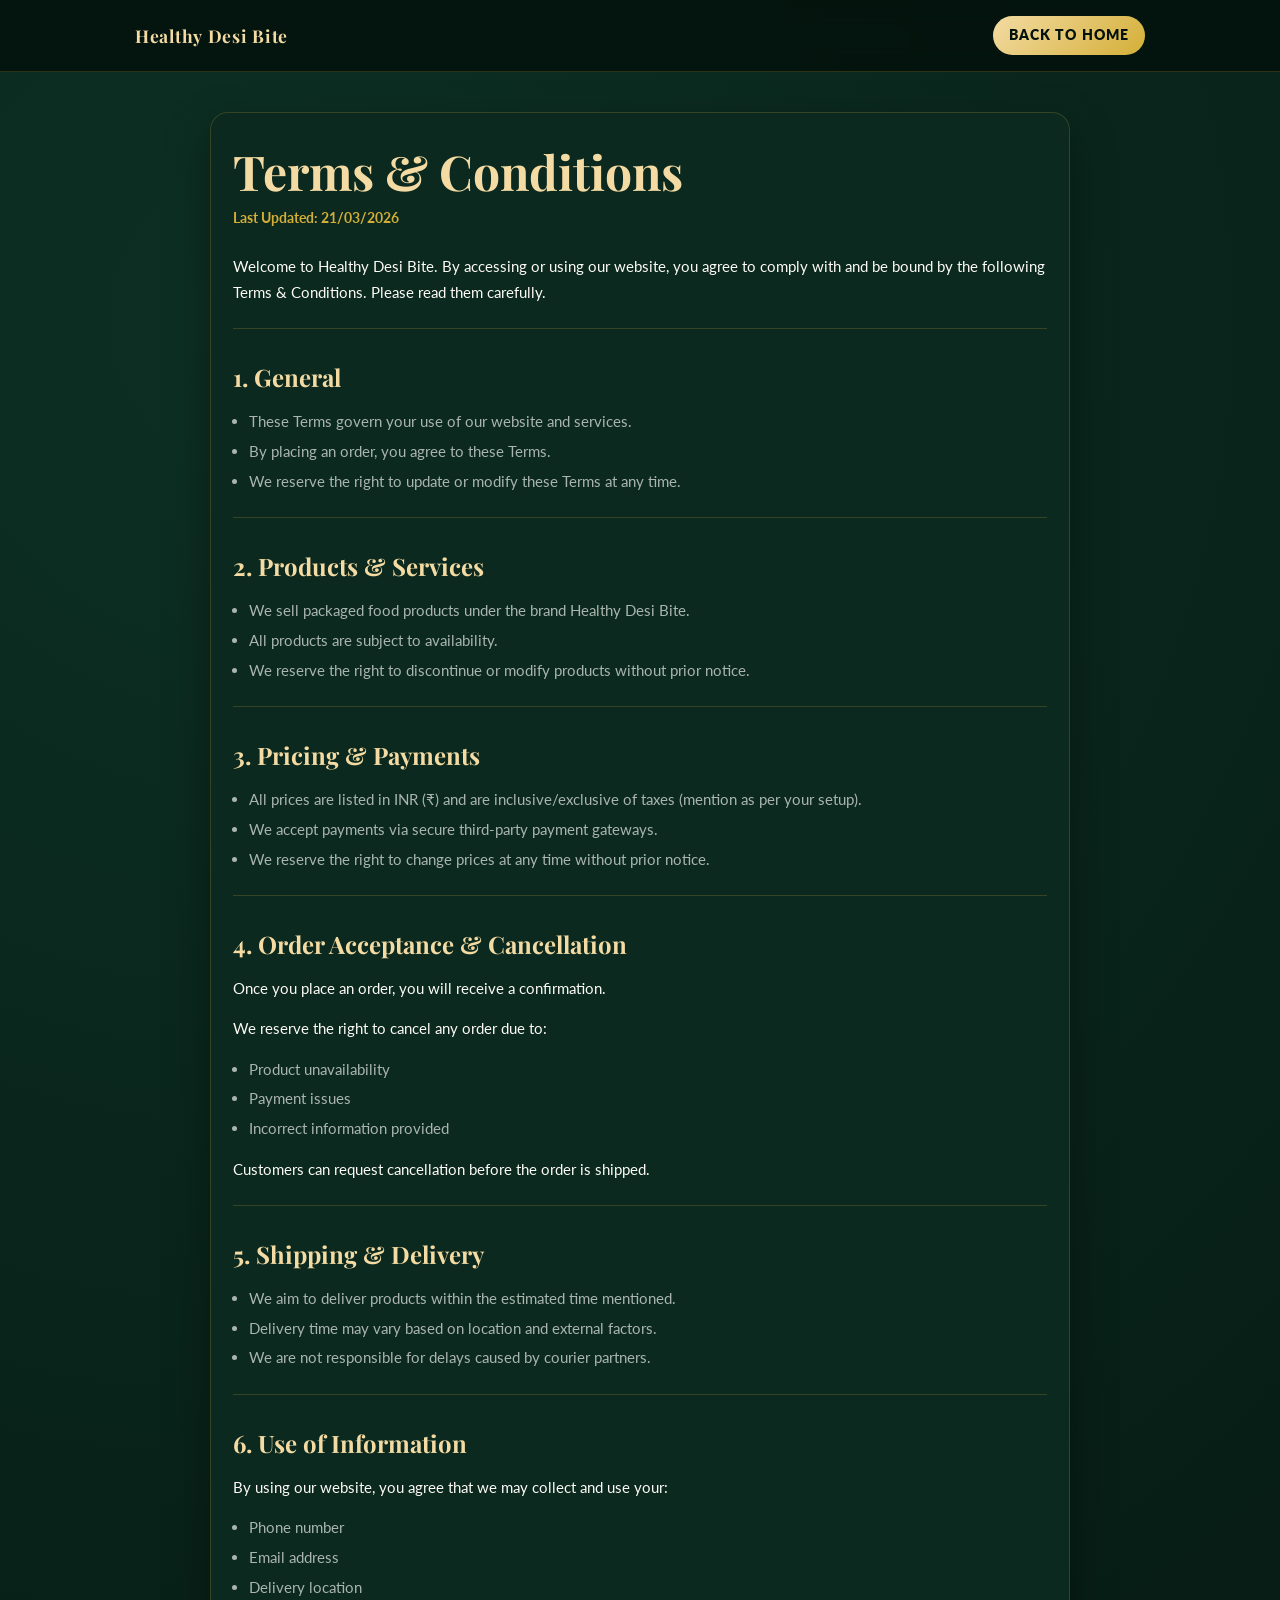
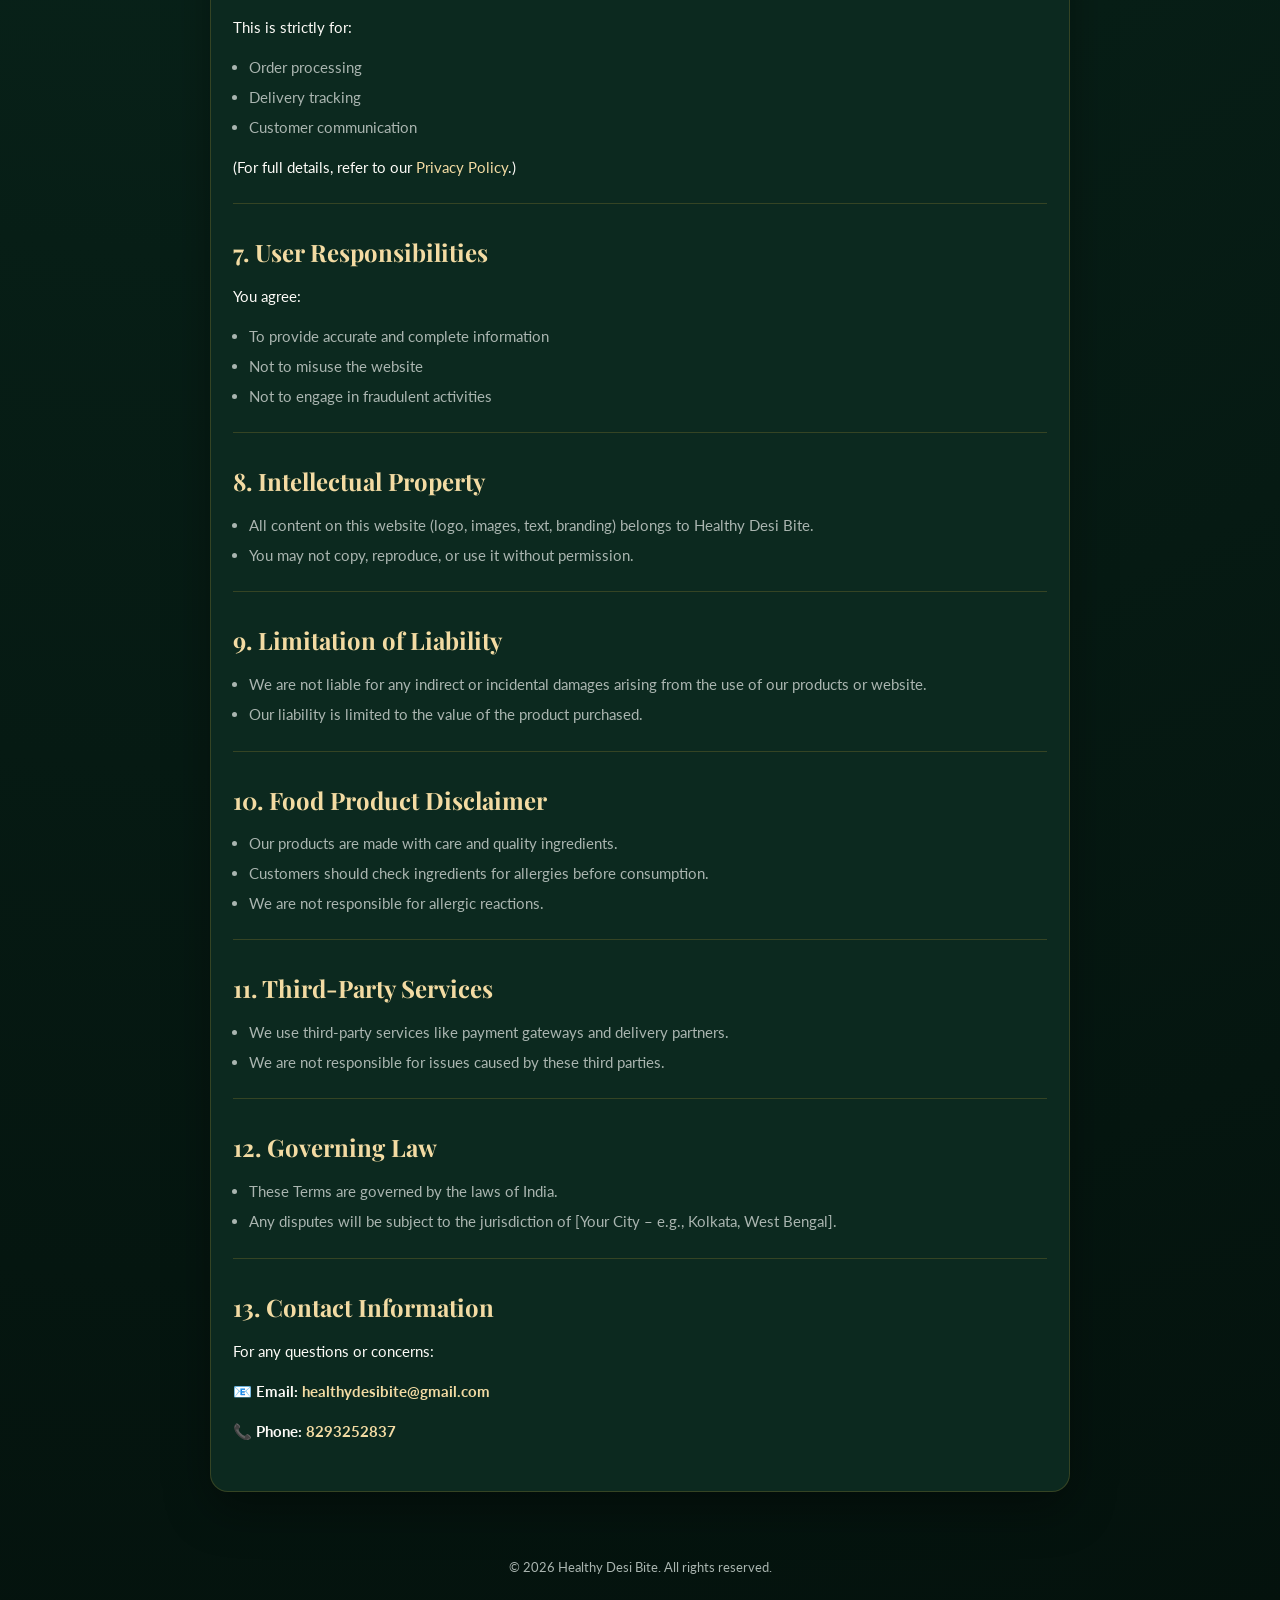
<file: static/terms-and-conditions.html>
<!DOCTYPE html>
<html lang="en">
<head>
  <meta charset="UTF-8" />
  <meta name="viewport" content="width=device-width, initial-scale=1.0" />
  <title>Terms & Conditions - Healthy Desi Bite</title>

  <link rel="preconnect" href="https://fonts.googleapis.com" />
  <link rel="preconnect" href="https://fonts.gstatic.com" crossorigin />
  <link href="https://fonts.googleapis.com/css2?family=Playfair+Display:wght@500;600;700&family=Lato:wght@400;700;900&display=swap" rel="stylesheet" />

  <style>
    * {
      box-sizing: border-box;
      margin: 0;
      padding: 0;
    }

    :root {
      --bg-dark: #071e16;
      --bg-darker: #04120d;
      --bg-card: #0c291f;
      --gold: #d4af37;
      --gold-light: #f3dba3;
      --cream: #fdfbf7;
      --text-muted: #aab5b0;
      --border: rgba(212, 175, 55, 0.2);
      --font-heading: 'Playfair Display', serif;
      --font-body: 'Lato', sans-serif;
    }

    body {
      font-family: var(--font-body);
      background: radial-gradient(circle at 20% 10%, #0d3024 0%, var(--bg-dark) 50%, var(--bg-darker) 100%);
      color: var(--cream);
      line-height: 1.7;
      min-height: 100vh;
    }

    header {
      position: sticky;
      top: 0;
      z-index: 100;
      border-bottom: 1px solid var(--border);
      backdrop-filter: blur(12px);
      -webkit-backdrop-filter: blur(12px);
      background: rgba(4, 18, 13, 0.9);
    }

    .header-inner {
      max-width: 1050px;
      margin: 0 auto;
      padding: 1rem 1.25rem;
      display: flex;
      align-items: center;
      justify-content: space-between;
      gap: 1rem;
    }

    .logo {
      color: var(--gold-light);
      text-decoration: none;
      font-family: var(--font-heading);
      font-size: 1.1rem;
      letter-spacing: 0.04em;
      font-weight: 700;
    }

    .back-btn {
      text-decoration: none;
      color: var(--bg-darker);
      background: linear-gradient(135deg, var(--gold-light), var(--gold));
      border-radius: 999px;
      padding: 0.5rem 1rem;
      font-size: 0.85rem;
      font-weight: 800;
      text-transform: uppercase;
      letter-spacing: 0.08em;
    }

    main {
      max-width: 900px;
      margin: 2.5rem auto 4rem;
      padding: 0 1.25rem;
    }

    .paper {
      background: var(--bg-card);
      border: 1px solid var(--border);
      border-radius: 18px;
      padding: 2rem 1.4rem;
      box-shadow: 0 18px 45px rgba(0, 0, 0, 0.35);
    }

    h1 {
      font-family: var(--font-heading);
      color: var(--gold-light);
      font-size: clamp(2rem, 5vw, 3rem);
      line-height: 1.1;
      margin-bottom: 0.5rem;
    }

    .last-updated {
      color: var(--gold);
      font-weight: 700;
      font-size: 0.9rem;
      margin-bottom: 1.5rem;
    }

    h2 {
      font-family: var(--font-heading);
      color: var(--gold-light);
      font-size: 1.5rem;
      margin: 1.75rem 0 0.7rem;
    }

    p {
      color: var(--cream);
      font-size: 0.95rem;
      margin-bottom: 0.9rem;
    }

    ul {
      margin: 0.4rem 0 0.9rem 1rem;
    }

    li {
      margin: 0.25rem 0;
      color: var(--text-muted);
      font-size: 0.95rem;
    }

    .contact-line {
      color: var(--cream);
      font-weight: 700;
      margin-top: 0.25rem;
    }

    .contact-line a,
    .policy-link {
      color: var(--gold-light);
      text-decoration: none;
    }

    .contact-line a:hover,
    .policy-link:hover {
      text-decoration: underline;
    }

    hr {
      border: none;
      border-top: 1px solid var(--border);
      margin: 1.4rem 0;
    }

    footer {
      text-align: center;
      color: var(--text-muted);
      font-size: 0.82rem;
      padding: 0 1rem 2rem;
    }
  </style>
</head>
<body>
  <header>
    <div class="header-inner">
      <a href="/" class="logo">Healthy Desi Bite</a>
      <a href="/" class="back-btn">Back to Home</a>
    </div>
  </header>

  <main>
    <article class="paper">
      <h1>Terms &amp; Conditions</h1>
      <p class="last-updated">Last Updated: 21/03/2026</p>

      <p>Welcome to Healthy Desi Bite. By accessing or using our website, you agree to comply with and be bound by the following Terms &amp; Conditions. Please read them carefully.</p>

      <hr />

      <h2>1. General</h2>
      <ul>
        <li>These Terms govern your use of our website and services.</li>
        <li>By placing an order, you agree to these Terms.</li>
        <li>We reserve the right to update or modify these Terms at any time.</li>
      </ul>

      <hr />

      <h2>2. Products &amp; Services</h2>
      <ul>
        <li>We sell packaged food products under the brand Healthy Desi Bite.</li>
        <li>All products are subject to availability.</li>
        <li>We reserve the right to discontinue or modify products without prior notice.</li>
      </ul>

      <hr />

      <h2>3. Pricing &amp; Payments</h2>
      <ul>
        <li>All prices are listed in INR (₹) and are inclusive/exclusive of taxes (mention as per your setup).</li>
        <li>We accept payments via secure third-party payment gateways.</li>
        <li>We reserve the right to change prices at any time without prior notice.</li>
      </ul>

      <hr />

      <h2>4. Order Acceptance &amp; Cancellation</h2>
      <p>Once you place an order, you will receive a confirmation.</p>
      <p>We reserve the right to cancel any order due to:</p>
      <ul>
        <li>Product unavailability</li>
        <li>Payment issues</li>
        <li>Incorrect information provided</li>
      </ul>
      <p>Customers can request cancellation before the order is shipped.</p>

      <hr />

      <h2>5. Shipping &amp; Delivery</h2>
      <ul>
        <li>We aim to deliver products within the estimated time mentioned.</li>
        <li>Delivery time may vary based on location and external factors.</li>
        <li>We are not responsible for delays caused by courier partners.</li>
      </ul>

      <hr />

      <h2>6. Use of Information</h2>
      <p>By using our website, you agree that we may collect and use your:</p>
      <ul>
        <li>Phone number</li>
        <li>Email address</li>
        <li>Delivery location</li>
      </ul>
      <p>This is strictly for:</p>
      <ul>
        <li>Order processing</li>
        <li>Delivery tracking</li>
        <li>Customer communication</li>
      </ul>
      <p>(For full details, refer to our <a href="/privacy-policy.html" class="policy-link">Privacy Policy</a>.)</p>

      <hr />

      <h2>7. User Responsibilities</h2>
      <p>You agree:</p>
      <ul>
        <li>To provide accurate and complete information</li>
        <li>Not to misuse the website</li>
        <li>Not to engage in fraudulent activities</li>
      </ul>

      <hr />

      <h2>8. Intellectual Property</h2>
      <ul>
        <li>All content on this website (logo, images, text, branding) belongs to Healthy Desi Bite.</li>
        <li>You may not copy, reproduce, or use it without permission.</li>
      </ul>

      <hr />

      <h2>9. Limitation of Liability</h2>
      <ul>
        <li>We are not liable for any indirect or incidental damages arising from the use of our products or website.</li>
        <li>Our liability is limited to the value of the product purchased.</li>
      </ul>

      <hr />

      <h2>10. Food Product Disclaimer</h2>
      <ul>
        <li>Our products are made with care and quality ingredients.</li>
        <li>Customers should check ingredients for allergies before consumption.</li>
        <li>We are not responsible for allergic reactions.</li>
      </ul>

      <hr />

      <h2>11. Third-Party Services</h2>
      <ul>
        <li>We use third-party services like payment gateways and delivery partners.</li>
        <li>We are not responsible for issues caused by these third parties.</li>
      </ul>

      <hr />

      <h2>12. Governing Law</h2>
      <ul>
        <li>These Terms are governed by the laws of India.</li>
        <li>Any disputes will be subject to the jurisdiction of [Your City – e.g., Kolkata, West Bengal].</li>
      </ul>

      <hr />

      <h2>13. Contact Information</h2>
      <p>For any questions or concerns:</p>
      <p class="contact-line">📧 Email: <a href="mailto:healthydesibite@gmail.com">healthydesibite@gmail.com</a></p>
      <p class="contact-line">📞 Phone: <a href="tel:+918293252837">8293252837</a></p>
    </article>
  </main>

  <footer>
    © 2026 Healthy Desi Bite. All rights reserved.
  </footer>
</body>
</html>
</file>
<file: Food_land/css/style.css>
/* =========================================================================
   MAKHANA LANDING PAGE - PREMIUM DESI DESIGN SYSTEM
   ========================================================================= */

:root {
  /* Colors - Premium Traditional Palette */
  --bg-dark: #071e16;
  /* Deep forest green / dark teal base */
  --bg-darker: #04120d;
  /* Even darker green for depth */
  --bg-card: #0c291f;
  /* Slightly lighter green for cards */

  --gold: #d4af37;
  /* Metallic Gold Accent */
  --gold-light: #f3dba3;
  /* Light Gold for Text */
  --gold-dark: #9e8229;
  /* Darker gold for borders */

  --accent-maroon: #6e1c24;
  /* Deep traditional red/maroon */
  --cream: #fdfbf7;
  /* Off-white/cream for soft text readability */
  --text-muted: #aab5b0;
  /* Muted sage-grey for secondary text */

  /* Fonts */
  --font-heading: 'Playfair Display', serif;
  /* Ornate, premium serif */
  --font-body: 'Lato', sans-serif;
  /* Clean, modern sans */

  /* Spacing & Utilities */
  --section-pad: 6rem 10%;
  --transition: all 0.4s ease;
  --radius-sm: 8px;
  --radius-md: 16px;
  --radius-lg: 24px;
}

/* ================== GLOBAL STYLES ================== */
* {
  margin: 0;
  padding: 0;
  box-sizing: border-box;
}

html {
  scroll-behavior: smooth;
}

body {
  font-family: var(--font-body);
  background-color: var(--bg-dark);
  color: var(--cream);
  overflow-x: hidden;
  line-height: 1.6;
}

h1,
h2,
h3,
h4,
h5,
h6 {
  font-family: var(--font-heading);
  font-weight: 700;
  color: var(--gold-light);
}

a {
  text-decoration: none;
  color: var(--cream);
}

img {
  max-width: 100%;
  display: block;
}

/* ================== ANIMATIONS ================== */
@keyframes spinSlow {
  from {
    transform: rotate(0deg);
  }

  to {
    transform: rotate(360deg);
  }
}

@keyframes floatAnim {
  0% {
    transform: translateY(0px) rotate(0deg);
  }

  50% {
    transform: translateY(-15px) rotate(5deg);
  }

  100% {
    transform: translateY(0px) rotate(0deg);
  }
}

@keyframes floatReverse {
  0% {
    transform: translateY(0px) rotate(0deg);
  }

  50% {
    transform: translateY(15px) rotate(-5deg);
  }

  100% {
    transform: translateY(0px) rotate(0deg);
  }
}

.spin-slow {
  animation: spinSlow 60s linear infinite;
}

/* Scroll Reveal Utility Classes */
.reveal {
  opacity: 0;
  transform: translateY(30px);
  transition: opacity 0.8s ease-out, transform 0.8s ease-out;
}

.reveal.active {
  opacity: 1;
  transform: translateY(0);
}

.fade-up {
  opacity: 0;
  transform: translateY(30px);
  transition: opacity 0.6s ease-out, transform 0.6s ease-out;
}

.reveal.active .fade-up {
  opacity: 1;
  transform: translateY(0);
}

/* ================== BUTTONS ================== */
.btn-outline {
  background: transparent;
  color: var(--gold);
  border: 1px solid var(--gold);
  padding: 0.6rem 1.5rem;
  border-radius: 30px;
  font-family: var(--font-body);
  font-weight: 700;
  cursor: pointer;
  text-transform: uppercase;
  letter-spacing: 1px;
  transition: var(--transition);
  font-size: 0.85rem;
}

.btn-outline:hover {
  background: var(--gold);
  color: var(--bg-dark);
  box-shadow: 0 4px 15px rgba(212, 175, 55, 0.2);
}

.btn-primary {
  background: linear-gradient(135deg, var(--gold-light) 0%, var(--gold) 100%);
  color: var(--bg-dark);
  border: none;
  padding: 1rem 2.2rem;
  font-size: 1.05rem;
  border-radius: 40px;
  font-family: var(--font-body);
  font-weight: 800;
  cursor: pointer;
  text-transform: uppercase;
  letter-spacing: 1.5px;
  transition: var(--transition);
  box-shadow: 0 6px 20px rgba(212, 175, 55, 0.25);
}

.btn-primary:hover {
  transform: translateY(-3px);
  box-shadow: 0 10px 25px rgba(212, 175, 55, 0.4);
}

/* ================== NAVBAR ================== */
.navbar {
  position: fixed;
  top: 0;
  left: 0;
  width: 100%;
  padding: 1.5rem 10%;
  display: flex;
  justify-content: space-between;
  align-items: center;
  z-index: 1000;
  transition: var(--transition);
}

.navbar.scrolled {
  background: rgba(4, 18, 13, 0.95);
  backdrop-filter: blur(12px);
  -webkit-backdrop-filter: blur(12px);
  padding: 1rem 10%;
  box-shadow: 0 10px 30px rgba(0, 0, 0, 0.5);
  border-bottom: 1px solid rgba(212, 175, 55, 0.1);
}

.logo img {
  height: 64px;
  object-fit: contain;
}

.nav-links {
  list-style: none;
  display: flex;
  gap: 2.5rem;
}

.nav-links li a {
  font-size: 0.9rem;
  font-weight: 600;
  letter-spacing: 1px;
  text-transform: uppercase;
  color: var(--cream);
  position: relative;
  padding-bottom: 5px;
}

.nav-links li a::after {
  content: '';
  position: absolute;
  width: 0;
  height: 2px;
  bottom: 0;
  left: 0;
  background-color: var(--gold);
  transition: var(--transition);
}

.nav-links li a:hover {
  color: var(--gold-light);
}

.nav-links li a:hover::after {
  width: 100%;
}

/* ================== HERO SECTION ================== */
.hero {
  min-height: 100vh;
  position: relative;
  display: flex;
  align-items: center;
  padding: 0 10%;
  overflow: hidden;
}

.hero-bg {
  position: absolute;
  top: 0;
  left: 0;
  width: 100%;
  height: 100%;
  z-index: -1;
  background: radial-gradient(circle at center, var(--bg-dark) 0%, var(--bg-darker) 100%);
}

.bg-texture {
  width: 100%;
  height: 100%;
  object-fit: cover;
  opacity: 0.15;
  mix-blend-mode: overlay;
}

.mandala-container {
  position: absolute;
  top: 50%;
  right: -5%;
  transform: translateY(-50%);
  width: 850px;
  height: 850px;
  opacity: 0.08;
  pointer-events: none;
}

.mandala {
  width: 100%;
  height: 100%;
  object-fit: contain;
}

.hero-content {
  display: flex;
  justify-content: space-between;
  align-items: center;
  width: 100%;
  margin-top: 80px;
  z-index: 2;
}

.hero-text {
  flex: 1;
  max-width: 550px;
}

.subtitle {
  color: var(--gold);
  font-size: 0.85rem;
  letter-spacing: 4px;
  text-transform: uppercase;
  margin-bottom: 1.2rem;
  display: inline-block;
  font-weight: 700;
}

.hero-text h1 {
  font-size: 4.8rem;
  line-height: 1.05;
  margin-bottom: 1.8rem;
  color: var(--gold-light);
  /* Optional: Subtle gradient text */
  background: linear-gradient(to right, #fff, var(--gold-light), var(--gold));
  -webkit-background-clip: text;
  background-clip: text;
  -webkit-text-fill-color: transparent;
}

.hero-text p {
  font-size: 1.15rem;
  color: var(--text-muted);
  margin-bottom: 2.5rem;
  line-height: 1.7;
}

/* Hero Parallax Visuals */
.hero-visual {
  flex: 1;
  position: relative;
  height: 700px;
  display: flex;
  justify-content: center;
  align-items: center;
  perspective: 1000px;
}

.parallax-el {
  will-change: transform;
}

.main-bowl {
  width: 95%;
  max-width: 600px;
  position: relative;
  z-index: 2;
  filter: drop-shadow(0 30px 50px rgba(0, 0, 0, 0.6));
  transition: transform 0.1s ease-out;
}

.float {
  position: absolute;
  z-index: 3;
  width: 110px;
  filter: drop-shadow(0 15px 25px rgba(0, 0, 0, 0.4));
  transition: transform 0.1s ease-out;
}

/* Default CSS animations combined with JS parallax for maximum fluidity */
.float-mk-1 {
  top: 15%;
  right: 10%;
  animation: floatAnim 4s ease-in-out infinite;
}

.float-mk-2 {
  bottom: 15%;
  left: 5%;
  animation: floatReverse 5s ease-in-out infinite;
  width: 90px;
}

.float-mk-3 {
  top: 45%;
  left: -10%;
  animation: floatAnim 6s ease-in-out infinite;
  width: 130px;
  /* filter: blur(2px); */
  z-index: 5;
}

.float-lf-1 {
  bottom: 12%;
  right: 25%;
  animation: floatReverse 4.5s ease-in-out infinite;
  width: 80px;
}

.float-sp-1 {
  top: 25%;
  left: 15%;
  animation: floatAnim 3.5s ease-in-out infinite;
  width: 65px;
  z-index: 1;
}


/* ================== DIVIDER ================== */
.divider-section {
  width: 100%;
  height: auto;
  overflow: hidden;
  background: var(--bg-darker);
  position: relative;
  border-top: 1px solid rgba(212, 175, 55, 0.15);
  border-bottom: 1px solid rgba(212, 175, 55, 0.15);
  padding: 1rem 0;
  display: flex;
  align-items: center;
}

.border-overlay {
  width: 100%;
  height: auto;
  opacity: 0.4;
  min-height: 40px;
  object-fit: cover;
}

/* ================== FEATURES / USPs ================== */
.features {
  min-height: 100vh;
  padding: 5rem 10%;
  display: flex;
  align-items: center;
  justify-content: space-between;
  background: var(--bg-darker);
  position: relative;
  z-index: 10;
  gap: 2rem;
}

.feature {
  text-align: center;
  flex: 1;
  padding: 2rem;
  background: var(--bg-card);
  border-radius: var(--radius-lg);
  border: 1px solid rgba(255, 255, 255, 0.02);
  transition: var(--transition);
  box-shadow: 0 10px 30px rgba(0, 0, 0, 0.2);
}

.feature:hover {
  transform: translateY(-8px);
  border-color: rgba(212, 175, 55, 0.15);
  box-shadow: 0 15px 40px rgba(0, 0, 0, 0.4);
}

.icon-wrap {
  width: 86px;
  height: 86px;
  margin: 0 auto 1.8rem;
  background: rgba(212, 175, 55, 0.05);
  border: 1px dashed rgba(212, 175, 55, 0.3);
  border-radius: 50%;
  display: flex;
  justify-content: center;
  align-items: center;
  transition: var(--transition);
}

.feature:hover .icon-wrap {
  background: rgba(212, 175, 55, 0.15);
  border-style: solid;
  border-color: var(--gold);
  transform: scale(1.05);
}

.icon-wrap img {
  width: 45px;
  height: 45px;
  filter: drop-shadow(0 0 8px rgba(212, 175, 55, 0.6));
}

.feature h3 {
  font-size: 1.5rem;
  margin-bottom: 0.8rem;
  font-family: var(--font-body);
  color: var(--cream);
}

.feature p {
  color: var(--text-muted);
  font-size: 1rem;
  line-height: 1.5;
}

/* ================== COMMON SECTION HEADERS ================== */
.section-header {
  text-align: center;
  margin-bottom: 4rem;
}

.section-header h2 {
  font-size: 3.2rem;
  margin-bottom: 1rem;
}

.accent-line {
  width: 80px;
  height: 3px;
  background: var(--gold);
  margin: 0 auto;
  border-radius: 3px;
}

/* ================== FLAVORS / PRODUCTS ================== */
.flavors {
  min-height: 100vh;
  padding: var(--section-pad);
  background: var(--bg-dark);
  display: flex;
  flex-direction: column;
  justify-content: center;
}

.products-grid {
  display: flex;
  justify-content: center;
  align-items: center;
}

.products-grid .product-card {
  width: 100%;
  max-width: 400px;
}

.product-card {
  position: relative;
  text-align: center;
  padding: 3.5rem 2rem 2.5rem;
  border-radius: var(--radius-lg);
  background: linear-gradient(160deg, rgba(255, 255, 255, 0.03) 0%, rgba(255, 255, 255, 0) 100%);
  border: 1px solid rgba(212, 175, 55, 0.08);
  transition: var(--transition);
  overflow: hidden;
  box-shadow: 0 15px 35px rgba(0, 0, 0, 0.2);
}

.product-card:hover {
  transform: translateY(-12px);
  border-color: rgba(212, 175, 55, 0.4);
  box-shadow: 0 25px 50px rgba(0, 0, 0, 0.5);
}

/* ── Splash — behind everything ─────────────────────────────────────────── */
.product-bg-splash {
  position: absolute;
  top: 44%;
  left: 50%;
  transform: translate(-50%, -50%) scale(0) rotate(-15deg);
  width: 420px;
  height: 420px;
  z-index: 0;
  opacity: 0;
  pointer-events: none;
  transition: transform 0.75s cubic-bezier(0.175, 0.885, 0.32, 1.275),
              opacity   0.5s  ease;
}

.product-bg-splash img {
  width: 100%;
  height: 100%;
  object-fit: contain;
}

.product-card:hover .product-bg-splash {
  transform: translate(-50%, -50%) scale(1) rotate(0deg);
  opacity: 0.9;
}

/* ── Mini components — z-index 1 (behind product-img at z-index 2) ───────── */
.mini-comp {
  position: absolute;
  z-index: 1;
  opacity: 0;
  transform: translate(-50%, -50%) scale(0);
  pointer-events: none;
  /* all start from the card centre so they emerge from behind the product */
  top: 44%;
  left: 50%;
  transition: transform 0.6s cubic-bezier(0.175, 0.885, 0.32, 1.275),
              opacity   0.4s ease;
}

/* Individual final positions + sizes */
.mini-chilli {
  width: 52px;
  transition-delay: 0.05s;
}
.mini-mint {
  width: 62px;
  transition-delay: 0.10s;
}
.mini-elem2 {
  width: 44px;
  transition-delay: 0.14s;
}
.mini-elem3 {
  width: 48px;
  transition-delay: 0.08s;
}
.mini-elem4 {
  width: 40px;
  transition-delay: 0.18s;
}

/* On hover: scale up to 1 and translate to their spots */
.product-card:hover .mini-chilli {
  opacity: 1;
  transform: translate(calc(-50% - 115px), calc(-50% - 55px)) scale(1) rotate(-15deg);
  animation: floatMini1 2.6s ease-in-out 0.65s infinite;
}
.product-card:hover .mini-mint {
  opacity: 1;
  transform: translate(calc(-50% + 100px), calc(-50% - 90px)) scale(1) rotate(12deg);
  animation: floatMini2 3.0s ease-in-out 0.70s infinite;
}
.product-card:hover .mini-elem2 {
  opacity: 1;
  transform: translate(calc(-50% + 120px), calc(-50% + 20px)) scale(1) rotate(8deg);
  animation: floatMini3 2.8s ease-in-out 0.74s infinite;
}
.product-card:hover .mini-elem3 {
  opacity: 1;
  transform: translate(calc(-50% - 105px), calc(-50% + 70px)) scale(1) rotate(-10deg);
  animation: floatMini4 3.2s ease-in-out 0.68s infinite;
}
.product-card:hover .mini-elem4 {
  opacity: 1;
  transform: translate(calc(-50% + 30px), calc(-50% + 110px)) scale(1) rotate(5deg);
  animation: floatMini5 2.5s ease-in-out 0.78s infinite;
}

/* Float keyframes — each preserves its own translate & rotate so the animation
   only adds a gentle vertical drift on top of the landed position. */
@keyframes floatMini1 {
  0%,100% { transform: translate(calc(-50% - 115px), calc(-50% - 55px))  scale(1) rotate(-15deg) translateY(0);    }
  50%      { transform: translate(calc(-50% - 115px), calc(-50% - 55px))  scale(1) rotate(-15deg) translateY(-11px); }
}
@keyframes floatMini2 {
  0%,100% { transform: translate(calc(-50% + 100px), calc(-50% - 90px))  scale(1) rotate(12deg)  translateY(0);    }
  50%      { transform: translate(calc(-50% + 100px), calc(-50% - 90px))  scale(1) rotate(12deg)  translateY(-13px); }
}
@keyframes floatMini3 {
  0%,100% { transform: translate(calc(-50% + 120px), calc(-50% + 20px))  scale(1) rotate(8deg)   translateY(0);    }
  50%      { transform: translate(calc(-50% + 120px), calc(-50% + 20px))  scale(1) rotate(8deg)   translateY(-9px);  }
}
@keyframes floatMini4 {
  0%,100% { transform: translate(calc(-50% - 105px), calc(-50% + 70px))  scale(1) rotate(-10deg) translateY(0);    }
  50%      { transform: translate(calc(-50% - 105px), calc(-50% + 70px))  scale(1) rotate(-10deg) translateY(-14px); }
}
@keyframes floatMini5 {
  0%,100% { transform: translate(calc(-50% + 30px), calc(-50% + 110px))  scale(1) rotate(5deg)   translateY(0);    }
  50%      { transform: translate(calc(-50% + 30px), calc(-50% + 110px))  scale(1) rotate(5deg)   translateY(-10px); }
}


.product-img {
  position: relative;
  z-index: 2;
  height: 300px;
  margin: 0 auto 2.5rem;
  transition: transform 0.5s cubic-bezier(0.175, 0.885, 0.32, 1.275);
  filter: drop-shadow(0 20px 30px rgba(0, 0, 0, 0.6));
}

.product-card:hover .product-img {
  transform: scale(1.1) rotate(3deg);
}

.product-info {
  position: relative;
  z-index: 1;
}

.product-info h3 {
  font-size: 1.6rem;
  margin-bottom: 0.8rem;
  font-family: var(--font-body);
  color: var(--gold-light);
}

.product-info p {
  color: var(--text-muted);
  font-size: 0.95rem;
  margin-bottom: 1.8rem;
  min-height: 45px;
  line-height: 1.5;
}

.add-to-cart {
  background: transparent;
  color: var(--gold);
  border: 1px solid var(--gold);
  padding: 0.8rem 1.8rem;
  border-radius: 30px;
  font-weight: 700;
  font-family: var(--font-body);
  cursor: pointer;
  transition: var(--transition);
  text-transform: uppercase;
  font-size: 0.85rem;
  letter-spacing: 1.5px;
}

.product-card:hover .add-to-cart {
  background: var(--gold);
  color: var(--bg-dark);
}

/* ================== DELIVERY SECTION ================== */
.delivery-section {
  min-height: 100vh;
  padding: 5rem 10%;
  background: var(--bg-card);
  border-top: 1px solid rgba(212, 175, 55, 0.1);
  border-bottom: 1px solid rgba(212, 175, 55, 0.1);
  position: relative;
  overflow: hidden;
  display: flex;
  align-items: center;
}

.delivery-container {
  display: flex;
  justify-content: space-between;
  align-items: center;
  gap: 4rem;
}

.delivery-content {
  flex: 1;
  max-width: 500px;
}

.delivery-content h2 {
  font-size: 3.2rem;
  margin-bottom: 1.5rem;
  color: var(--gold-light);
  line-height: 1.1;
}

.delivery-content p {
  font-size: 1.1rem;
  color: var(--text-muted);
  margin-bottom: 2.2rem;
  line-height: 1.6;
}

.delivery-image {
  flex: 1;
  display: flex;
  justify-content: center;
  align-items: center;
  position: relative;
}

.delivery-image img {
  width: 100%;
  max-width: 500px;
  filter: drop-shadow(0 20px 30px rgba(0, 0, 0, 0.4));
  border-radius: var(--radius-lg);
  transition: transform 0.5s ease;
}

.delivery-image:hover img {
  transform: translateY(-10px) scale(1.02);
}

/* ================== ON THE GRAM ================== */
.gram-section {
  min-height: 100vh;
  padding: 4rem 0 8rem;
  /* removed horizontal padding for full bleed carousel */
  background: var(--bg-darker);
  display: flex;
  flex-direction: column;
  justify-content: center;
  overflow: hidden;
}

.gram-section .section-header {
  padding: 0 10%;
}

.gram-profile {
  border-radius: 50%;
  margin: 0 auto 1.5rem;
  border: 3px solid var(--gold);
  padding: 4px;
  width: 110px;
  height: 110px;
  object-fit: cover;
}

.gram-section .section-header p {
  color: var(--text-muted);
  font-style: italic;
  font-size: 1.1rem;
}

/* ================== REVIEWS HORIZONTAL CAROUSEL ================== */
.reviews-carousel {
  position: relative;
  width: 100%;
  overflow: hidden;
  padding: 3rem 0;
  /* Fade edges left & right */
  -webkit-mask-image: linear-gradient(
    to right,
    transparent 0%,
    black 8%,
    black 92%,
    transparent 100%
  );
  mask-image: linear-gradient(
    to right,
    transparent 0%,
    black 8%,
    black 92%,
    transparent 100%
  );
}

.reviews-track {
  display: flex;
  flex-direction: row;
  align-items: center;
  width: max-content;
  padding: 1.5rem 0;
  animation: scrollTrackHorizontal 35s linear infinite;
  will-change: transform;
}

.reviews-track:hover {
  animation-play-state: paused;
}

/* Golden string connector between cards */
.card-connector {
  flex: 0 0 auto;
  width: 64px;
  height: 3px;
  background: linear-gradient(
    to right,
    var(--gold-dark),
    var(--gold),
    var(--gold-light),
    var(--gold),
    var(--gold-dark)
  );
  border-radius: 3px;
  position: relative;
  box-shadow: 0 0 10px rgba(212, 175, 55, 0.45), 0 0 22px rgba(212, 175, 55, 0.18);
}

/* Small gold bead at each end of the connector string */
.card-connector::before,
.card-connector::after {
  content: '';
  position: absolute;
  top: 50%;
  width: 9px;
  height: 9px;
  border-radius: 50%;
  background: var(--gold);
  box-shadow: 0 0 8px rgba(212, 175, 55, 0.9);
}

.card-connector::before {
  left: 0;
  transform: translate(-50%, -50%);
}

.card-connector::after {
  right: 0;
  transform: translate(50%, -50%);
}

@keyframes scrollTrackHorizontal {
  0% {
    transform: translateX(0);
  }

  100% {
    /* Scroll exactly half — the duplicated clone set begins at the exact midpoint */
    transform: translateX(-50%);
  }
}

.gram-card {
  width: 380px;
  min-height: 250px;
  /* Forces cards to be equal size at a minimum */
  flex: 0 0 auto;
  /* Ensures they don't shrink or grow */
  background: #111a15;
  border-radius: var(--radius-md);
  padding: 1.8rem;
  display: flex;
  flex-direction: column;
  position: relative;
  z-index: 1;
  transition: var(--transition);
  border: 1px solid rgba(255, 255, 255, 0.05);
  box-shadow: 0 10px 20px rgba(0, 0, 0, 0.3);
}

.gram-card:hover {
  transform: translateY(-8px);
  border-color: rgba(255, 255, 255, 0.15);
  box-shadow: 0 15px 30px rgba(0, 0, 0, 0.5);
}

/* Make one card pop slightly */
.highlight-card {
  background: linear-gradient(145deg, var(--bg-card) 0%, var(--bg-dark) 100%);
  border-color: rgba(212, 175, 55, 0.3);
}

.gram-header {
  display: flex;
  align-items: center;
  gap: 12px;
  margin-bottom: 1.2rem;
}

/* Instagram style gradient border for avatars */
.gram-avatar {
  width: 40px;
  height: 40px;
  border-radius: 50%;
  background: linear-gradient(45deg, #f09433 0%, #e6683c 25%, #dc2743 50%, #cc2366 75%, #bc1888 100%);
  padding: 2px;
  position: relative;
}

.gram-avatar::after {
  content: '';
  display: block;
  width: 100%;
  height: 100%;
  background-color: #222;
  border-radius: 50%;
  border: 2px solid #111a15;
}

/* Generating distinct background colors for inner mock avatars */
.avatar-1::after {
  background: #3b5998;
}

.avatar-2::after {
  background: #1da1f2;
}

.avatar-3::after {
  background: #cddc39;
}

.avatar-4::after {
  background: #ff9800;
}


.gram-user {
  font-weight: 700;
  font-size: 0.95rem;
  color: var(--cream);
  letter-spacing: 0.5px;
}

.gram-content {
  flex-grow: 1;
  margin-bottom: 1.5rem;
}

.gram-content p {
  font-size: 0.95rem;
  line-height: 1.6;
  color: #dfdfdf;
  font-style: italic;
}

.gram-footer {
  border-top: 1px solid rgba(255, 255, 255, 0.08);
  padding-top: 1rem;
}

.likes {
  font-size: 0.85rem;
  color: var(--text-muted);
  font-weight: 700;
}

/* ================== FOOTER ================== */
footer {
  background: #020a07;
  /* Very dark nearly black green */
  padding: 5rem 10% 2rem;
  border-top: 1px solid rgba(212, 175, 55, 0.15);
}

.footer-content {
  display: flex;
  justify-content: space-between;
  align-items: center;
  margin-bottom: 4rem;
}

.footer-brand h2 {
  font-size: 2.2rem;
  margin-bottom: 0.5rem;
}

.footer-links {
  display: flex;
  gap: 2.5rem;
}

.footer-links a {
  color: var(--text-muted);
  font-size: 0.95rem;
  transition: var(--transition);
  font-weight: 600;
}

.footer-links a:hover {
  color: var(--gold);
}

.footer-bottom {
  text-align: center;
  padding-top: 2rem;
  border-top: 1px solid rgba(255, 255, 255, 0.05);
  color: #556c60;
  font-size: 0.9rem;
}

/* ================== ABOUT THE PRODUCT SECTION ================== */
.about-section {
  padding: var(--section-pad);
  background: var(--bg-dark);
  position: relative;
  overflow: hidden;
  border-top: 1px solid rgba(212, 175, 55, 0.1);
}

/* Radial maroon-gold ambient glow */
.about-bg-glow {
  position: absolute;
  top: 50%;
  left: 50%;
  transform: translate(-50%, -50%);
  width: 700px;
  height: 700px;
  background: radial-gradient(circle,
      rgba(110, 28, 36, 0.14) 0%,
      rgba(212, 175, 55, 0.05) 45%,
      transparent 70%);
  pointer-events: none;
  border-radius: 50%;
}

.about-container {
  display: flex;
  align-items: center;
  gap: 6rem;
}

/* ---- Visual / Left Column ---- */
.about-visual {
  flex: 1;
  position: relative;
  display: flex;
  justify-content: center;
  align-items: center;
  min-height: 500px;
}

/* Pulsing dashed halo ring */
.about-halo {
  position: absolute;
  width: 360px;
  height: 360px;
  border-radius: 50%;
  background: radial-gradient(circle, rgba(212, 175, 55, 0.07) 0%, transparent 70%);
  border: 1px dashed rgba(212, 175, 55, 0.28);
  animation: aboutHaloPulse 4s ease-in-out infinite;
  pointer-events: none;
}

/* Larger outer ring for depth */
.about-halo::after {
  content: '';
  position: absolute;
  top: 50%;
  left: 50%;
  transform: translate(-50%, -50%);
  width: 460px;
  height: 460px;
  border-radius: 50%;
  border: 1px solid rgba(212, 175, 55, 0.07);
  animation: aboutHaloPulse 4s ease-in-out 1s infinite;
}

@keyframes aboutHaloPulse {
  0%, 100% { transform: scale(1);    opacity: 0.5; }
  50%       { transform: scale(1.07); opacity: 1;   }
}

.about-product-img {
  position: relative;
  z-index: 2;
  width: 100%;
  max-width: 320px;
  filter: drop-shadow(0 30px 50px rgba(0, 0, 0, 0.65)) drop-shadow(0 0 20px rgba(212, 175, 55, 0.12));
  animation: floatAnim 7s ease-in-out infinite;
  transition: filter 0.4s ease;
}

.about-visual:hover .about-product-img {
  filter: drop-shadow(0 30px 50px rgba(0, 0, 0, 0.65)) drop-shadow(0 0 32px rgba(212, 175, 55, 0.28));
}

/* Floating mini ingredient elements */
.about-float {
  position: absolute;
  z-index: 3;
  opacity: 0.88;
  filter: drop-shadow(0 8px 16px rgba(0, 0, 0, 0.5));
}

.about-float-1 {
  width: 58px;
  top: 12%;
  right: 10%;
  animation: floatReverse 3.5s ease-in-out infinite;
}

.about-float-2 {
  width: 68px;
  bottom: 16%;
  left: 6%;
  animation: floatAnim 4.8s ease-in-out infinite;
}

.about-float-3 {
  width: 46px;
  top: 58%;
  right: 5%;
  animation: floatReverse 5.2s ease-in-out infinite;
}

.about-float-4 {
  width: 42px;
  top: 6%;
  left: 16%;
  animation: floatAnim 3.9s ease-in-out infinite;
}

/* ---- Text / Right Column ---- */
.about-text {
  flex: 1;
  max-width: 520px;
}

.about-heading {
  font-size: 3.5rem;
  line-height: 1.1;
  margin-bottom: 0;
  background: linear-gradient(to right, var(--cream) 0%, var(--gold-light) 50%, var(--gold) 100%);
  -webkit-background-clip: text;
  background-clip: text;
  -webkit-text-fill-color: transparent;
}

.about-body {
  font-size: 1.15rem;
  color: var(--text-muted);
  line-height: 1.85;
  margin-bottom: 1.1rem;
}

.about-body strong {
  color: var(--gold-light);
  font-weight: 700;
}

/* Tagline pull-quote box */
.about-tagline {
  margin-top: 2.8rem;
  display: flex;
  align-items: center;
  gap: 1.2rem;
  padding: 1.5rem 2rem;
  background: linear-gradient(135deg,
      rgba(212, 175, 55, 0.07) 0%,
      rgba(110, 28, 36, 0.09) 100%);
  border: 1px solid rgba(212, 175, 55, 0.28);
  border-radius: var(--radius-md);
  position: relative;
  overflow: hidden;
  transition: var(--transition);
}

.about-tagline:hover {
  border-color: rgba(212, 175, 55, 0.55);
  background: linear-gradient(135deg,
      rgba(212, 175, 55, 0.12) 0%,
      rgba(110, 28, 36, 0.14) 100%);
}

/* Large decorative opening quote mark */
.about-tagline::before {
  content: '\201C';
  position: absolute;
  top: -14px;
  left: 14px;
  font-family: var(--font-heading);
  font-size: 6rem;
  color: rgba(212, 175, 55, 0.1);
  line-height: 1;
  pointer-events: none;
  user-select: none;
}

.about-tagline p {
  font-family: var(--font-heading);
  font-size: 1.45rem;
  font-style: italic;
  color: var(--gold-light);
  text-align: center;
  flex: 1;
  letter-spacing: 1.5px;
}

/* Gold bead dots flanking the tagline */
.tagline-dot {
  display: block;
  width: 9px;
  height: 9px;
  border-radius: 50%;
  background: var(--gold);
  flex-shrink: 0;
  box-shadow: 0 0 12px rgba(212, 175, 55, 0.9), 0 0 24px rgba(212, 175, 55, 0.35);
}

/* ================== CONTACT PAGE ================== */

/* Active nav link highlight */
.nav-links li a.active-link {
  color: var(--gold);
}

.nav-links li a.active-link::after {
  width: 100%;
  background-color: var(--gold);
}

/* --- Contact Hero --- */
.contact-hero {
  min-height: 52vh;
  display: flex;
  align-items: center;
  justify-content: center;
  text-align: center;
  padding: 9rem 10% 5rem;
  position: relative;
  overflow: hidden;
  background: radial-gradient(ellipse at 60% 40%, rgba(212, 175, 55, 0.07) 0%, transparent 65%),
              radial-gradient(ellipse at 30% 70%, rgba(110, 28, 36, 0.06) 0%, transparent 60%),
              var(--bg-dark);
}

.contact-hero-bg {
  position: absolute;
  inset: 0;
  pointer-events: none;
  display: flex;
  align-items: center;
  justify-content: flex-end;
  opacity: 0.05;
}

.contact-mandala {
  width: 700px;
  height: 700px;
  object-fit: contain;
  position: absolute;
  right: -8%;
  top: 50%;
  transform: translateY(-50%);
}

.contact-hero-text {
  position: relative;
  z-index: 2;
  max-width: 680px;
}

.contact-hero-text h1 {
  font-size: 4.2rem;
  line-height: 1.1;
  margin-bottom: 1rem;
  background: linear-gradient(to right, #fff, var(--gold-light), var(--gold));
  -webkit-background-clip: text;
  background-clip: text;
  -webkit-text-fill-color: transparent;
}

.contact-hero-text p {
  font-size: 1.15rem;
  color: var(--text-muted);
  line-height: 1.75;
  max-width: 560px;
  margin: 0 auto;
}

/* --- Contact Form Section --- */
.contact-section {
  padding: 5rem 10% 8rem;
  background: var(--bg-darker);
  position: relative;
  overflow: hidden;
}

.contact-columns {
  display: flex;
  gap: 2.5rem;
  align-items: flex-start;
  max-width: 1200px;
  margin: 0 auto;
}

.contact-bg-glow {
  position: absolute;
  width: 600px;
  height: 600px;
  background: radial-gradient(circle, rgba(212, 175, 55, 0.06) 0%, transparent 70%);
  top: 50%;
  left: 50%;
  transform: translate(-50%, -50%);
  pointer-events: none;
  border-radius: 50%;
}

/* --- Form Wrapper Card --- */
.contact-form-wrapper {
  flex: 1 1 0;
  min-width: 0;
  background: linear-gradient(160deg, rgba(255, 255, 255, 0.03) 0%, rgba(255, 255, 255, 0) 100%);
  border: 1px solid rgba(212, 175, 55, 0.2);
  border-radius: var(--radius-lg);
  padding: 3.5rem 3.5rem 4rem;
  box-shadow: 0 25px 60px rgba(0, 0, 0, 0.4);
  position: relative;
}

/* ================== CONTACT INFO CARD ================== */
.contact-info-card {
  flex: 0 0 340px;
  background: linear-gradient(160deg, rgba(255, 255, 255, 0.04) 0%, rgba(255, 255, 255, 0) 100%);
  border: 1px solid rgba(212, 175, 55, 0.2);
  border-radius: var(--radius-lg);
  padding: 3rem 2.5rem 2.8rem;
  box-shadow: 0 25px 60px rgba(0, 0, 0, 0.4);
  position: relative;
}

.ci-header .subtitle {
  display: block;
  margin-bottom: 0.4rem;
}

.ci-header h2 {
  font-size: 2.2rem;
  line-height: 1.2;
}

.ci-tagline {
  color: var(--text-muted);
  font-size: 0.95rem;
  line-height: 1.6;
}

/* Contact detail list */
.ci-list {
  list-style: none;
  display: flex;
  flex-direction: column;
  gap: 1.5rem;
  margin-bottom: 0;
}

.ci-item {
  display: flex;
  align-items: flex-start;
  gap: 1rem;
}

.ci-icon {
  flex-shrink: 0;
  width: 40px;
  height: 40px;
  background: rgba(212, 175, 55, 0.08);
  border: 1px solid rgba(212, 175, 55, 0.25);
  border-radius: 10px;
  display: flex;
  align-items: center;
  justify-content: center;
  color: var(--gold);
  margin-top: 2px;
}

.ci-icon svg {
  width: 18px;
  height: 18px;
}

.ci-item > div {
  display: flex;
  flex-direction: column;
  gap: 0.2rem;
}

.ci-label {
  display: block;
  font-size: 0.72rem;
  font-weight: 700;
  letter-spacing: 2px;
  text-transform: uppercase;
  color: var(--gold);
}

.ci-value {
  font-size: 0.92rem;
  color: var(--cream);
  line-height: 1.5;
  transition: color 0.3s ease;
}

a.ci-value:hover {
  color: var(--gold-light);
}

/* Divider */
.ci-divider {
  height: 1px;
  background: linear-gradient(to right, transparent, rgba(212, 175, 55, 0.3), transparent);
  margin: 2rem 0;
}

/* Business hours */
.ci-hours .ci-label {
  display: block;
  margin-bottom: 0.9rem;
}

.ci-hours-row {
  display: flex;
  justify-content: space-between;
  font-size: 0.88rem;
  color: var(--cream);
  padding: 0.45rem 0;
  border-bottom: 1px solid rgba(255, 255, 255, 0.05);
}

.ci-hours-closed {
  border-bottom: none;
}

.ci-hours-closed span:last-child {
  color: rgba(233, 107, 107, 0.85);
  font-weight: 600;
}

/* Instagram DM note */
.ci-dm-note {
  display: flex;
  flex-direction: column;
  gap: 0.9rem;
  margin-top: 2rem;
  background: rgba(212, 175, 55, 0.07);
  border: 1px solid rgba(212, 175, 55, 0.18);
  border-radius: var(--radius-sm);
  padding: 1rem 1.1rem;
}

.ci-dm-note-top {
  display: flex;
  align-items: center;
  gap: 0.7rem;
}

.ci-dm-note-top svg {
  flex-shrink: 0;
  color: var(--gold);
  opacity: 0.9;
}

.ci-dm-note p {
  font-size: 0.83rem;
  color: var(--text-muted);
  line-height: 1.5;
  margin: 0;
}

.ci-dm-btn {
  display: flex;
  align-items: center;
  justify-content: center;
  gap: 0.55rem;
  width: 100%;
  padding: 0.62rem 1rem;
  background: linear-gradient(135deg, #833ab4 0%, #c13584 45%, #fd1d1d 80%, #fcb045 100%);
  color: #fff;
  font-family: var(--font-body);
  font-size: 0.82rem;
  font-weight: 700;
  letter-spacing: 1.2px;
  text-transform: uppercase;
  text-decoration: none;
  border-radius: 6px;
  transition: filter 0.3s ease, transform 0.25s ease, box-shadow 0.3s ease;
  box-shadow: 0 4px 14px rgba(193, 53, 132, 0.35);
}

.ci-dm-btn:hover {
  filter: brightness(1.12);
  transform: translateY(-2px);
  box-shadow: 0 7px 20px rgba(193, 53, 132, 0.5);
  color: #fff;
}

.ci-dm-btn:active {
  transform: translateY(0);
  filter: brightness(1);
}

/* Decorative corner accents */
.corner-accent {
  position: absolute;
  width: 22px;
  height: 22px;
  border-color: var(--gold);
  border-style: solid;
  opacity: 0.55;
}

.corner-accent.top-left    { top: 16px;    left: 16px;    border-width: 2px 0 0 2px; border-radius: 4px 0 0 0; }
.corner-accent.top-right   { top: 16px;    right: 16px;   border-width: 2px 2px 0 0; border-radius: 0 4px 0 0; }
.corner-accent.bottom-left { bottom: 16px; left: 16px;    border-width: 0 0 2px 2px; border-radius: 0 0 0 4px; }
.corner-accent.bottom-right{ bottom: 16px; right: 16px;   border-width: 0 2px 2px 0; border-radius: 0 0 4px 0; }

.form-section-header {
  margin-bottom: 0.5rem;
}

.form-section-header h2 {
  font-size: 2.6rem;
}

/* --- Form Fields --- */
.form-group {
  margin-bottom: 1.8rem;
}

.form-group label {
  display: block;
  font-size: 0.8rem;
  font-weight: 700;
  letter-spacing: 2.5px;
  text-transform: uppercase;
  color: var(--gold);
  margin-bottom: 0.65rem;
}

.form-group input,
.form-group textarea {
  width: 100%;
  padding: 0.95rem 1.3rem;
  background: rgba(255, 255, 255, 0.03);
  border: 1px solid rgba(212, 175, 55, 0.18);
  border-radius: var(--radius-sm);
  color: var(--cream);
  font-family: var(--font-body);
  font-size: 1rem;
  line-height: 1.6;
  transition: var(--transition);
  outline: none;
  -webkit-appearance: none;
}

.form-group input::placeholder,
.form-group textarea::placeholder {
  color: var(--text-muted);
  font-size: 0.95rem;
}

.form-group input:focus,
.form-group textarea:focus {
  border-color: var(--gold);
  background: rgba(212, 175, 55, 0.04);
  box-shadow: 0 0 0 3px rgba(212, 175, 55, 0.12);
}

.form-group textarea {
  resize: vertical;
  min-height: 170px;
}

/* Inline validation error */
.field-error {
  display: none;
  font-size: 0.8rem;
  color: #e96b6b;
  margin-top: 0.45rem;
  letter-spacing: 0.5px;
}

/* Submit button — full width inside form */
.contact-submit-btn {
  width: 100%;
  padding: 1.1rem;
  font-size: 1rem;
  display: flex;
  align-items: center;
  justify-content: center;
  gap: 0.75rem;
  margin-top: 0.5rem;
  letter-spacing: 2px;
}

.contact-submit-btn .btn-icon {
  font-size: 1.1rem;
  transition: transform 0.3s ease;
}

.contact-submit-btn:hover .btn-icon {
  transform: translateX(5px);
}

/* ================== FANCY SEND BUTTON ================== */
.contact-fancy-btn {
  --sb-primary:    var(--gold);
  --sb-neutral-1:  #0f3427;
  --sb-neutral-2:  var(--bg-dark);
  --radius: 14px;

  cursor: pointer;
  border-radius: var(--radius);
  color: var(--gold-light);
  text-shadow: 0 1px 1px rgba(0, 0, 0, 0.5);
  border: none;
  box-shadow:
    0 0.5px 0.5px 1px rgba(212, 175, 55, 0.15),
    0 10px 20px rgba(0, 0, 0, 0.45),
    0 4px 5px 0px rgba(0, 0, 0, 0.2);
  display: flex;
  align-items: center;
  justify-content: center;
  position: relative;
  transition: all 0.3s ease;
  width: 100%;
  min-width: 200px;
  padding: 20px;
  height: 68px;
  font-family: var(--font-body);
  font-style: normal;
  font-size: 18px;
  font-weight: 600;
  margin-top: 0.5rem;
  background: transparent;
}

.contact-fancy-btn:hover {
  transform: scale(1.02);
  box-shadow:
    0 0 1px 2px rgba(212, 175, 55, 0.2),
    0 15px 30px rgba(0, 0, 0, 0.55),
    0 10px 3px -3px rgba(0, 0, 0, 0.1);
}

.contact-fancy-btn:active {
  transform: scale(1);
  box-shadow:
    0 0 1px 2px rgba(212, 175, 55, 0.2),
    0 10px 3px -3px rgba(0, 0, 0, 0.3);
}

.contact-fancy-btn::after {
  content: "";
  position: absolute;
  inset: 0;
  border-radius: var(--radius);
  border: 2.5px solid transparent;
  background:
    linear-gradient(var(--sb-neutral-1), var(--sb-neutral-2)) padding-box,
    linear-gradient(to bottom, rgba(212, 175, 55, 0.45), rgba(212, 175, 55, 0.1)) border-box;
  z-index: 0;
  transition: all 0.4s ease;
}

.contact-fancy-btn:hover::after,
.contact-fancy-btn:focus::after {
  transform: scale(1.05, 1.1);
  box-shadow: inset 0 -1px 3px 0 rgba(212, 175, 55, 0.25);
}

.contact-fancy-btn:focus {
  transform: scale(1.02);
  box-shadow:
    0 0 1px 2px rgba(212, 175, 55, 0.2),
    0 15px 30px rgba(0, 0, 0, 0.55),
    0 10px 3px -3px rgba(0, 0, 0, 0.1);
  outline: none;
}

.contact-fancy-btn::before {
  content: "";
  inset: 7px 6px 6px 6px;
  position: absolute;
  background: linear-gradient(to top, var(--sb-neutral-1), var(--sb-neutral-2));
  border-radius: 30px;
  filter: blur(0.5px);
  z-index: 2;
}

/* — Spinning outline — */
.contact-fancy-btn .outline {
  position: absolute;
  border-radius: inherit;
  overflow: hidden;
  z-index: 1;
  opacity: 0;
  transition: opacity 0.4s ease;
  inset: -2px -3.5px;
}

.contact-fancy-btn .outline::before {
  content: "";
  position: absolute;
  inset: -100%;
  background: conic-gradient(
    from 180deg,
    transparent 60%,
    rgba(212, 175, 55, 0.75) 80%,
    transparent 100%
  );
  animation: sb-spin 2s linear infinite;
  animation-play-state: paused;
}

@keyframes sb-spin {
  0%   { transform: rotate(0deg);   }
  100% { transform: rotate(360deg); }
}

.contact-fancy-btn:hover .outline,
.contact-fancy-btn:focus .outline {
  opacity: 1;
}

.contact-fancy-btn:hover .outline::before,
.contact-fancy-btn:focus .outline::before {
  animation-play-state: running;
}

/* — State layout — */
.contact-fancy-btn .state {
  padding-left: 29px;
  z-index: 2;
  display: flex;
  position: relative;
}

.contact-fancy-btn .state p {
  display: flex;
  align-items: center;
  justify-content: center;
}

.contact-fancy-btn .state .icon {
  position: absolute;
  left: 0;
  top: 0;
  bottom: 0;
  margin: auto;
  transform: scale(1.25);
  transition: all 0.3s ease;
  display: flex;
  align-items: center;
  justify-content: center;
}

.contact-fancy-btn .state .icon svg {
  overflow: visible;
}

/* — Letters — */
.contact-fancy-btn .state p span {
  display: block;
  opacity: 0;
  animation: sb-slideDown 0.8s ease forwards calc(var(--i) * 0.03s);
}

.contact-fancy-btn:hover .state p span,
.contact-fancy-btn:focus .state p span {
  opacity: 1;
  animation: sb-wave 0.5s ease forwards calc(var(--i) * 0.02s);
}

@keyframes sb-wave {
  30%  { opacity: 1; transform: translateY(4px)  translateX(0) rotate(0); }
  50%  { opacity: 1; transform: translateY(-3px) translateX(0) rotate(0); color: var(--sb-primary); }
  100% { opacity: 1; transform: translateY(0)    translateX(0) rotate(0); }
}

@keyframes sb-slideDown {
  0%   { opacity: 0; transform: translateY(-20px) translateX(5px) rotate(-90deg); color: var(--sb-primary); filter: blur(5px); }
  30%  { opacity: 1; transform: translateY(4px)   translateX(0)  rotate(0);       filter: blur(0); }
  50%  { opacity: 1; transform: translateY(-3px)  translateX(0)  rotate(0); }
  100% { opacity: 1; transform: translateY(0)     translateX(0)  rotate(0); }
}

@keyframes sb-disapear {
  from { opacity: 1; }
  to   { opacity: 0; transform: translateX(5px) translateY(20px); color: var(--sb-primary); filter: blur(5px); }
}

/* — Plane (default state) — */
.contact-fancy-btn .state--default .icon svg {
  animation: sb-land 0.6s ease forwards;
}

.contact-fancy-btn:hover .state--default .icon,
.contact-fancy-btn:focus .state--default .icon {
  transform: rotate(45deg) scale(1.25);
}

@keyframes sb-takeOff {
  0%   { opacity: 1; }
  60%  { opacity: 1; transform: translateX(70px)  rotate(45deg) scale(2); }
  100% { opacity: 0; transform: translateX(160px) rotate(45deg) scale(0); }
}

@keyframes sb-land {
  0%   { transform: translateX(-60px) translateY(30px) rotate(-50deg) scale(2); opacity: 0; filter: blur(3px); }
  100% { transform: translateX(0)     translateY(0)    rotate(0);               opacity: 1; filter: blur(0); }
}

/* — Contrail — */
.contact-fancy-btn .state--default .icon::before {
  content: "";
  position: absolute;
  top: 50%;
  height: 2px;
  width: 0;
  left: -5px;
  background: linear-gradient(to right, transparent, rgba(212, 175, 55, 0.55));
}

@keyframes sb-contrail {
  0%   { width: 0;     opacity: 1; }
  8%   { width: 15px; }
  60%  { opacity: 0.7; width: 80px; }
  100% { opacity: 0;   width: 160px; }
}

/* — Space between "Send" and "Message" — */
.contact-fancy-btn .state--default p span:nth-child(4) {
  margin-right: 5px;
}

/* — Sent state (hidden by default) — */
.contact-fancy-btn .state--sent {
  display: none;
}

.contact-fancy-btn .state--sent svg {
  transform: scale(1.25);
  margin-right: 8px;
}

@keyframes sb-appear {
  0%   { opacity: 0; transform: scale(4)   rotate(-40deg); color: var(--sb-primary); filter: blur(4px); }
  30%  { opacity: 1; transform: scale(0.6) rotate(0);      filter: blur(1px); }
  50%  { opacity: 1; transform: scale(1.2) rotate(0);      filter: blur(0); }
  100% { opacity: 1; transform: scale(1)   rotate(0); }
}

/* ── Programmatic send states ── */

/* is-sending: plane takes off, letters vanish */
.contact-fancy-btn.is-sending .state--default .icon svg {
  animation: sb-takeOff 0.65s ease forwards !important;
}

.contact-fancy-btn.is-sending .state--default .icon::before {
  animation: sb-contrail 0.7s ease forwards !important;
}

.contact-fancy-btn.is-sending .state--default p span {
  animation: sb-disapear 0.4s ease forwards calc(var(--i) * 0.02s) !important;
}

/* is-sent: swap states */
.contact-fancy-btn.is-sent .state--default {
  display: none;
}

.contact-fancy-btn.is-sent .state--sent {
  display: flex;
}

.contact-fancy-btn.is-sent .state--sent p span {
  opacity: 1;
  animation: sb-appear 0.6s ease forwards calc(var(--i) * 0.06s);
}

.contact-fancy-btn.is-sent .state--sent .icon svg {
  animation: sb-appear 0.6s ease forwards;
  color: var(--gold);
}

/* Disabled while animating */
.contact-fancy-btn:disabled {
  cursor: default;
  pointer-events: none;
}

/* ================== SUCCESS MODAL ================== */
.modal-overlay {
  position: fixed;
  inset: 0;
  background: rgba(4, 18, 13, 0.82);
  backdrop-filter: blur(8px);
  -webkit-backdrop-filter: blur(8px);
  z-index: 9999;
  display: flex;
  align-items: center;
  justify-content: center;
  padding: 1.5rem;
  opacity: 0;
  pointer-events: none;
  transition: opacity 0.35s ease;
}

.modal-overlay.show {
  opacity: 1;
  pointer-events: all;
}

.modal-box {
  background: var(--bg-card);
  border: 1px solid rgba(212, 175, 55, 0.35);
  border-radius: var(--radius-lg);
  padding: 3.5rem 3rem 3rem;
  max-width: 500px;
  width: 100%;
  text-align: center;
  box-shadow: 0 30px 70px rgba(0, 0, 0, 0.65);
  position: relative;
  transform: translateY(28px) scale(0.94);
  transition: transform 0.45s cubic-bezier(0.175, 0.885, 0.32, 1.275);
}

.modal-overlay.show .modal-box {
  transform: translateY(0) scale(1);
}

.modal-icon {
  width: 76px;
  height: 76px;
  background: rgba(212, 175, 55, 0.1);
  border: 2px solid var(--gold);
  border-radius: 50%;
  display: flex;
  align-items: center;
  justify-content: center;
  margin: 0 auto 1.8rem;
  font-size: 2.2rem;
  color: var(--gold);
  box-shadow: 0 0 24px rgba(212, 175, 55, 0.25);
}

.modal-box h3 {
  font-size: 2rem;
  color: var(--gold-light);
  margin-bottom: 1rem;
}

.modal-box p {
  color: var(--text-muted);
  font-size: 1.05rem;
  line-height: 1.75;
  margin-bottom: 2.2rem;
}

.modal-box p strong {
  color: var(--gold-light);
}

/* Close button — same style as btn-primary */
.modal-close {
  background: linear-gradient(135deg, var(--gold-light) 0%, var(--gold) 100%);
  color: var(--bg-dark);
  border: none;
  padding: 0.85rem 2.8rem;
  font-size: 0.9rem;
  border-radius: 40px;
  font-family: var(--font-body);
  font-weight: 800;
  cursor: pointer;
  text-transform: uppercase;
  letter-spacing: 2px;
  transition: var(--transition);
  box-shadow: 0 6px 18px rgba(212, 175, 55, 0.25);
}

.modal-close:hover {
  transform: translateY(-3px);
  box-shadow: 0 10px 26px rgba(212, 175, 55, 0.4);
}

/* ================== RESPONSIVE DESIGN ================== */
@media (max-width: 1200px) {
  .hero-text h1 {
    font-size: 4rem;
  }

  .delivery-container {
    gap: 2rem;
  }

  .delivery-content h2 {
    font-size: 2.8rem;
  }
}

@media (max-width: 992px) {
  .hero-text h1 {
    font-size: 3.5rem;
  }

  .features {
    flex-direction: column;
    gap: 2rem;
  }

  .delivery-container {
    flex-direction: column;
    text-align: center;
  }

  .delivery-content {
    max-width: 100%;
  }

  .about-container {
    flex-direction: column-reverse;
    gap: 3.5rem;
    text-align: center;
  }

  .about-text {
    max-width: 100%;
  }

  .about-tagline {
    justify-content: center;
  }
}

@media (max-width: 960px) {
  /* Stack contact info + form on tablet */
  .contact-columns {
    flex-direction: column;
  }

  .contact-info-card {
    flex: none;
    width: 100%;
  }
}

/* ── Nav Right (wraps Shop Now + hamburger) ── */
.nav-right {
    display: flex;
    align-items: center;
    gap: 1rem;
}

/* ── Hamburger Button ── */
.hamburger-btn {
    display: none;
    flex-direction: column;
    justify-content: center;
    align-items: center;
    gap: 5px;
    width: 40px;
    height: 40px;
    background: rgba(212, 175, 55, 0.1);
    border: 1px solid rgba(212, 175, 55, 0.4);
    border-radius: 8px;
    cursor: pointer;
    padding: 0;
    flex-shrink: 0;
}

.hamburger-btn span {
    display: block;
    width: 20px;
    height: 2px;
    background: #f3dba3;
    border-radius: 2px;
    transition: 0.3s;
}

.hamburger-btn:hover {
    background: rgba(212, 175, 55, 0.2);
}

/* ── Mobile Overlay ── */
.mob-overlay {
    position: fixed;
    inset: 0;
    background: rgba(0, 0, 0, 0.55);
    backdrop-filter: blur(4px);
    -webkit-backdrop-filter: blur(4px);
    z-index: 1001;
    opacity: 0;
    visibility: hidden;
    transition: opacity 0.3s ease, visibility 0.3s ease;
}

.mob-overlay.active {
    opacity: 1;
    visibility: visible;
}

/* ── Mobile Drawer ── */
.mob-drawer {
    display: flex;
    flex-direction: column;
    gap: 1.5rem;
    position: fixed;
    top: 0;
    right: -300px;
    width: 280px;
    max-width: 82vw;
    height: 100%;
    height: 100dvh;
    background: #0c291f;
    border-left: 1px solid rgba(212, 175, 55, 0.4);
    box-shadow: -8px 0 32px rgba(0, 0, 0, 0.5);
    z-index: 1002;
    padding: 1.5rem;
    overflow-y: auto;
    transition: right 0.35s cubic-bezier(0.4, 0, 0.2, 1);
}

.mob-drawer.active {
    right: 0;
}

.mob-drawer-header {
    display: flex;
    justify-content: space-between;
    align-items: center;
}

.mob-close-btn {
    background: rgba(212, 175, 55, 0.08);
    border: 1px solid rgba(212, 175, 55, 0.3);
    color: #f3dba3;
    font-size: 1.1rem;
    width: 36px;
    height: 36px;
    border-radius: 8px;
    cursor: pointer;
    display: flex;
    align-items: center;
    justify-content: center;
    transition: 0.3s;
}

.mob-close-btn:hover {
    background: rgba(212, 175, 55, 0.2);
}

.mob-nav {
    display: flex;
    flex-direction: column;
    gap: 0.2rem;
}

.mob-nav-link {
    display: block;
    padding: 0.85rem 1rem;
    border-radius: 10px;
    color: #aab5b0;
    font-size: 0.9rem;
    font-weight: 600;
    letter-spacing: 0.08em;
    text-transform: uppercase;
    text-decoration: none;
    transition: 0.3s;
}

.mob-nav-link:hover {
    background: rgba(212, 175, 55, 0.08);
    color: #f3dba3;
}

.mob-shop-link {
    display: block;
    margin-top: 0.75rem;
    padding: 0.95rem 1rem;
    text-align: center;
    background: transparent;
    border: 1px solid #d4af37;
    border-radius: 50px;
    color: #d4af37;
    font-family: inherit;
    font-weight: 700;
    font-size: 0.85rem;
    letter-spacing: 0.1em;
    text-transform: uppercase;
    text-decoration: none;
    transition: 0.3s;
}

.mob-shop-link:hover {
    background: #d4af37;
    color: #071e16;
}

@media (max-width: 768px) {
  /* Contact page responsive */
  .contact-columns {
    flex-direction: column;
  }

  .contact-info-card {
    flex: none;
    width: 100%;
    padding: 2.2rem 1.8rem 2.5rem;
  }

  .contact-hero-text h1 {
    font-size: 2.8rem;
  }

  .contact-form-wrapper {
    padding: 2.5rem 1.8rem 3rem;
  }

  .form-section-header h2 {
    font-size: 2rem;
  }

  .modal-box {
    padding: 2.8rem 1.8rem 2.2rem;
  }

  .modal-box h3 {
    font-size: 1.6rem;
  }

  .gram-card {
    width: 300px;
    padding: 1.2rem;
  }

  .nav-links {
    display: none;
  }

  .hamburger-btn {
    display: flex;
  }

  .nav-right > a {
    display: none;
  }

  /* Comment removed — hamburger is now implemented above */

  .hero {
    flex-direction: column;
    padding-top: 100px;
  }

  .hero-content {
    flex-direction: column;
    text-align: center;
    margin-top: 40px;
  }

  .hero-text {
    margin-bottom: 3rem;
    max-width: 100%;
  }

  .subtitle {
    margin-top: 1rem;
  }

  .hero-visual {
    height: 400px;
    width: 100%;
    perspective: none;
  }

  .main-bowl {
    width: 80%;
  }

  .float {
    width: 70px;
  }

  .products-grid {
    grid-template-columns: 1fr;
    max-width: 450px;
    margin: 0 auto;
  }

  .footer-content {
    flex-direction: column;
    text-align: center;
    gap: 2.5rem;
  }

  .about-heading {
    font-size: 2.6rem;
  }

  .about-visual {
    min-height: 360px;
  }

  .about-product-img {
    max-width: 240px;
  }

  .about-halo {
    width: 270px;
    height: 270px;
  }

  .about-float-1 { width: 45px; }
  .about-float-2 { width: 52px; }
  .about-float-3 { width: 35px; }
  .about-float-4 { width: 32px; }
}
</file>
